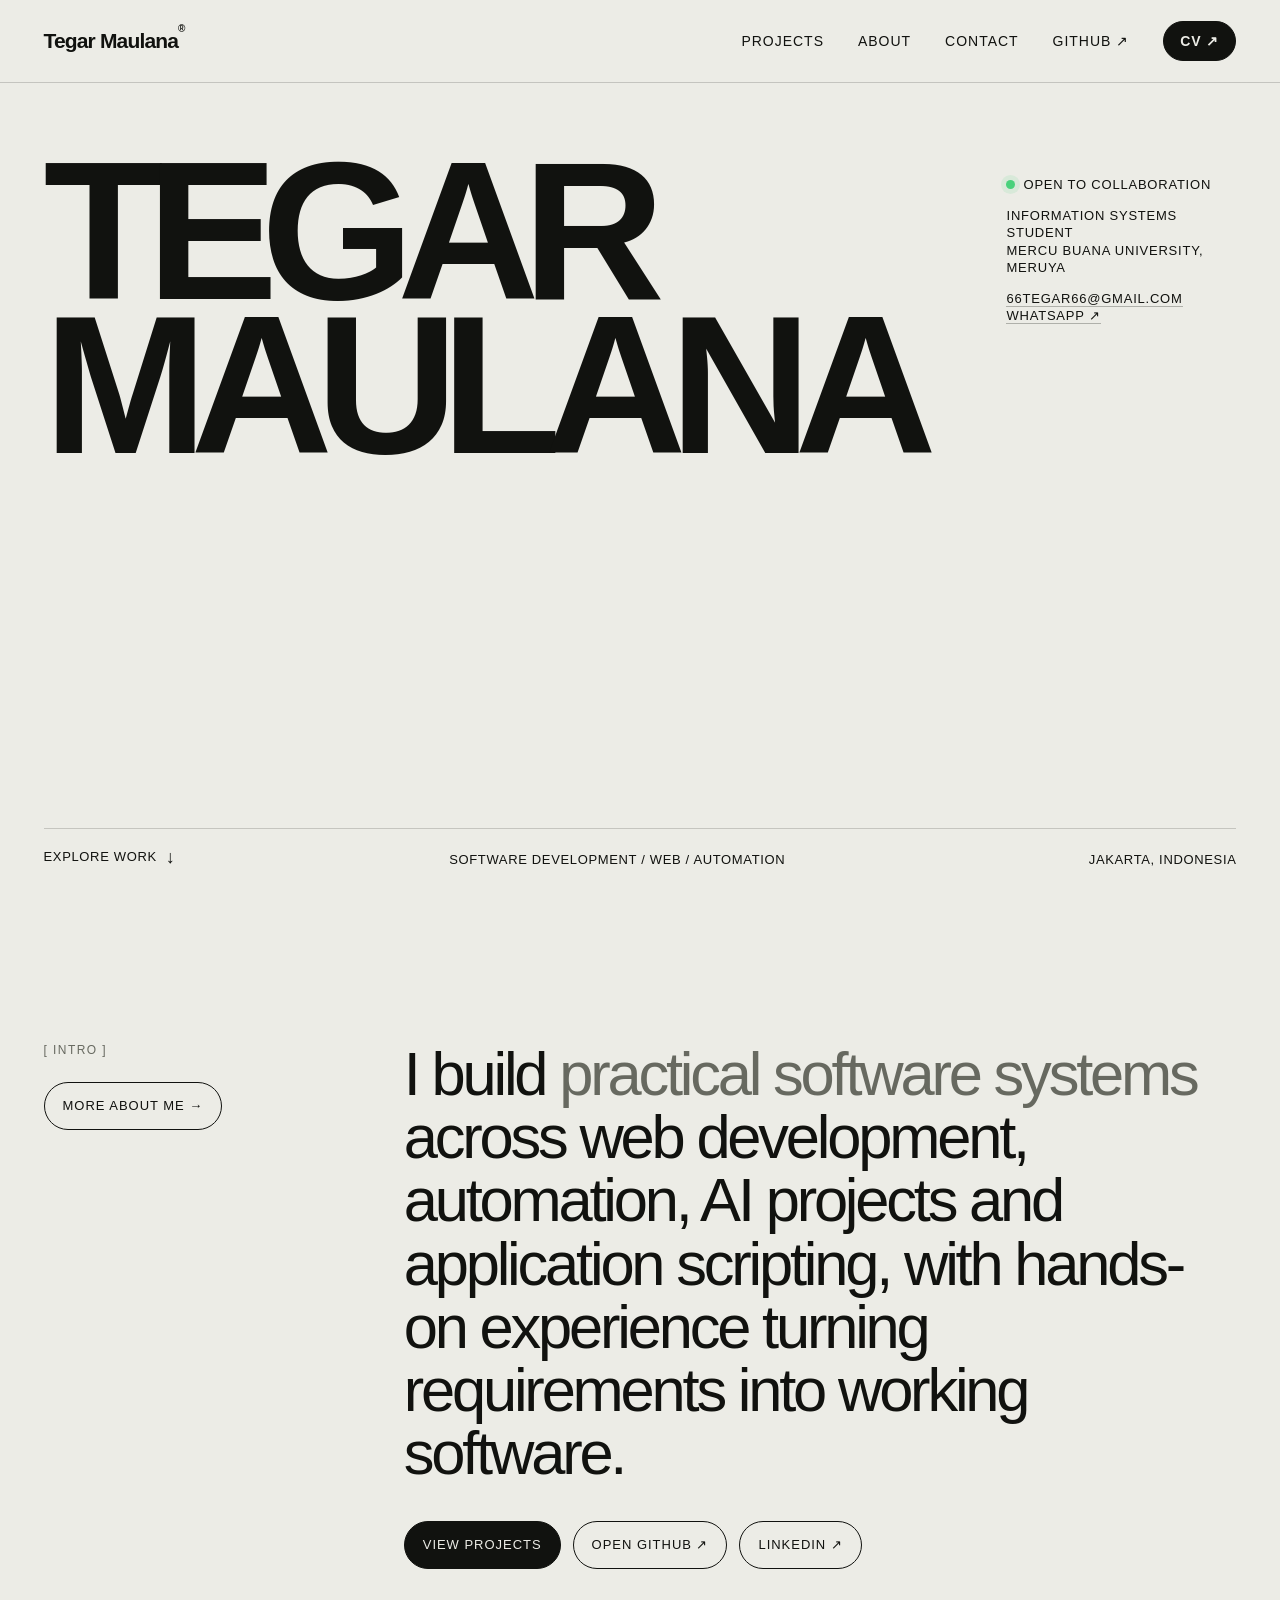
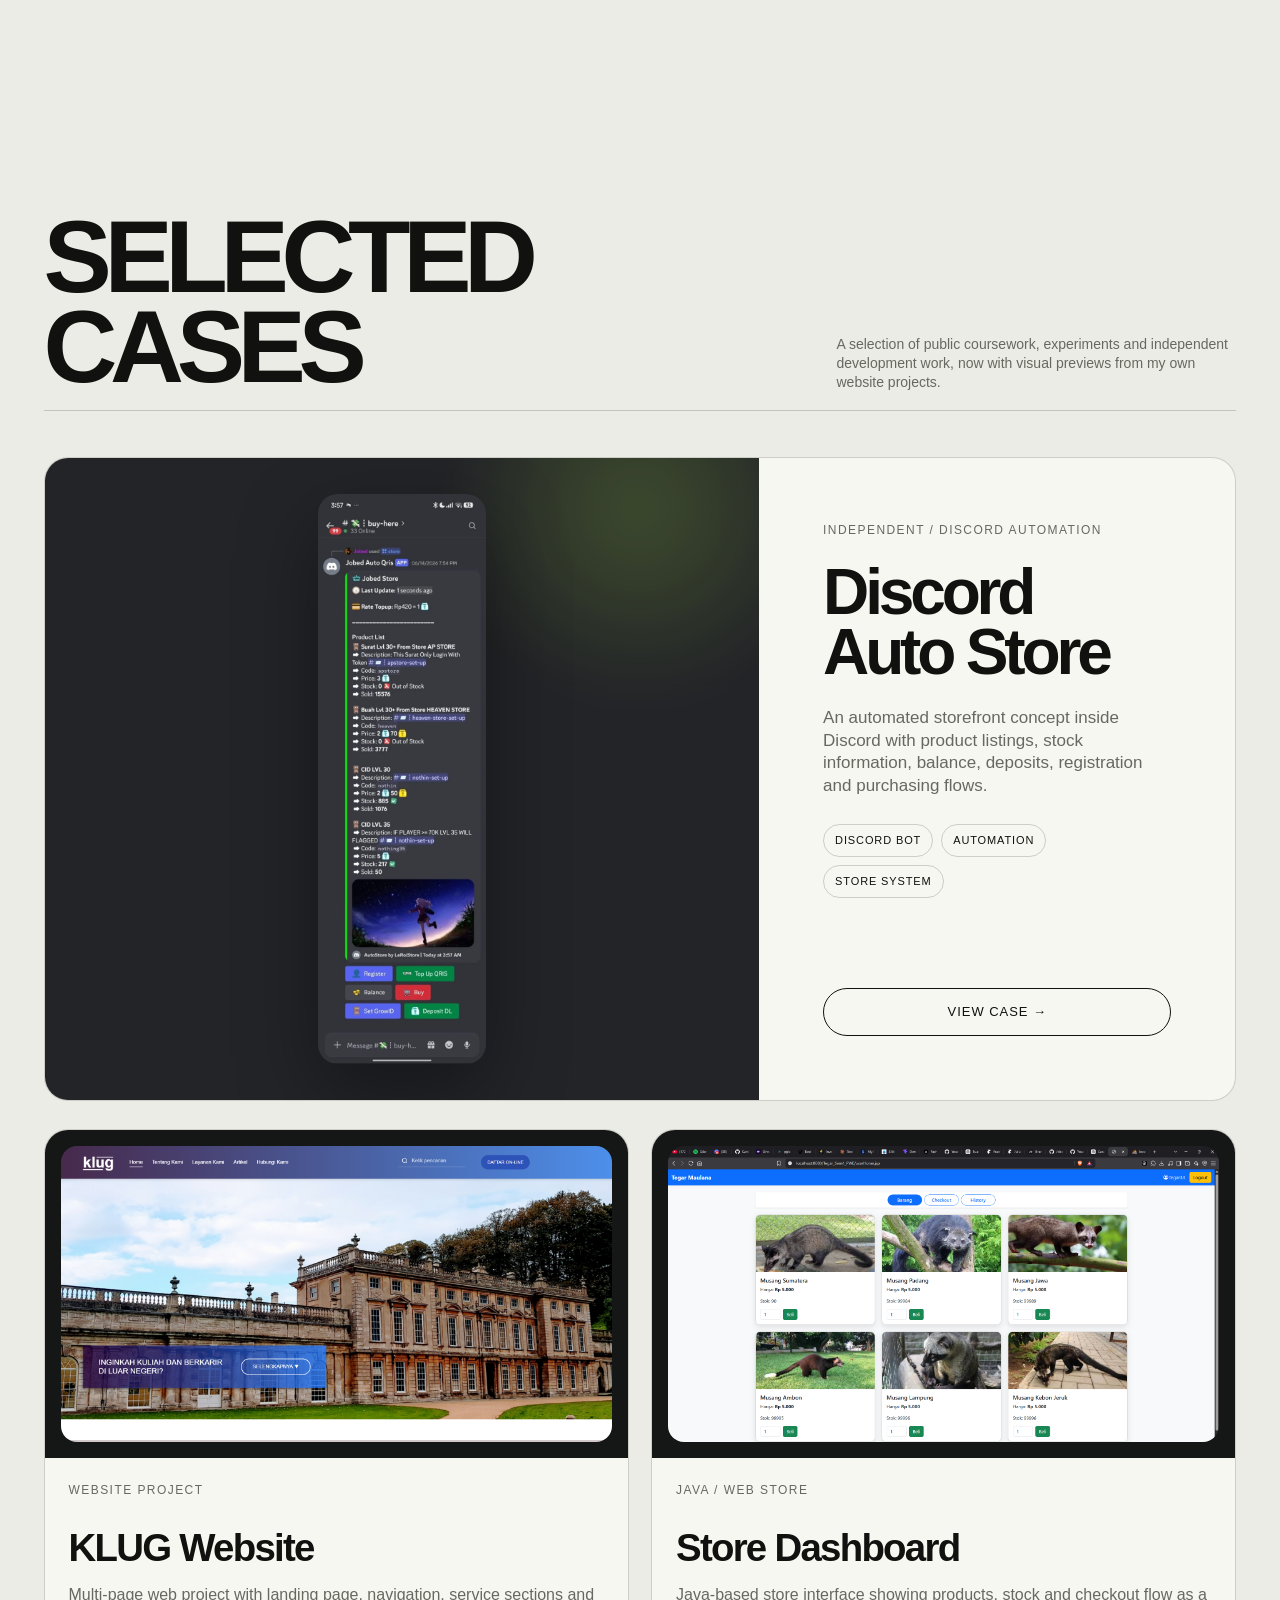
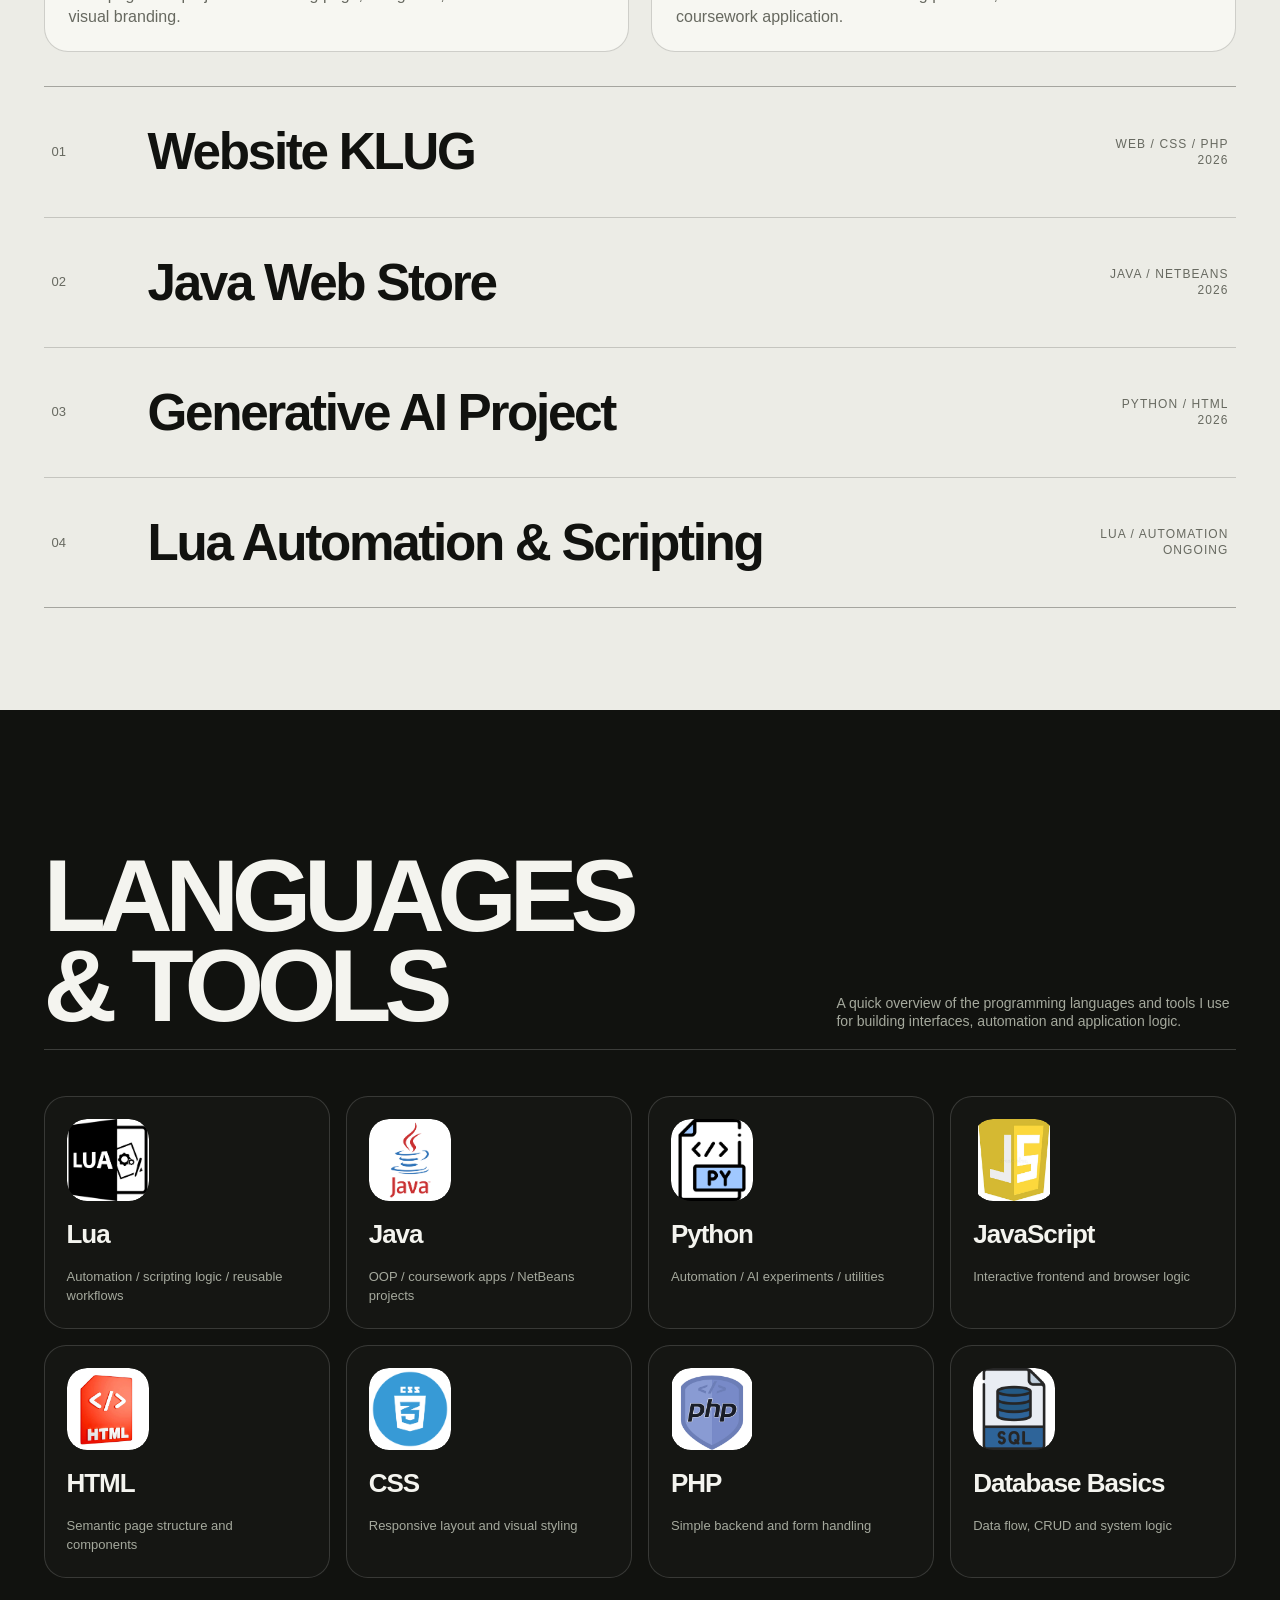
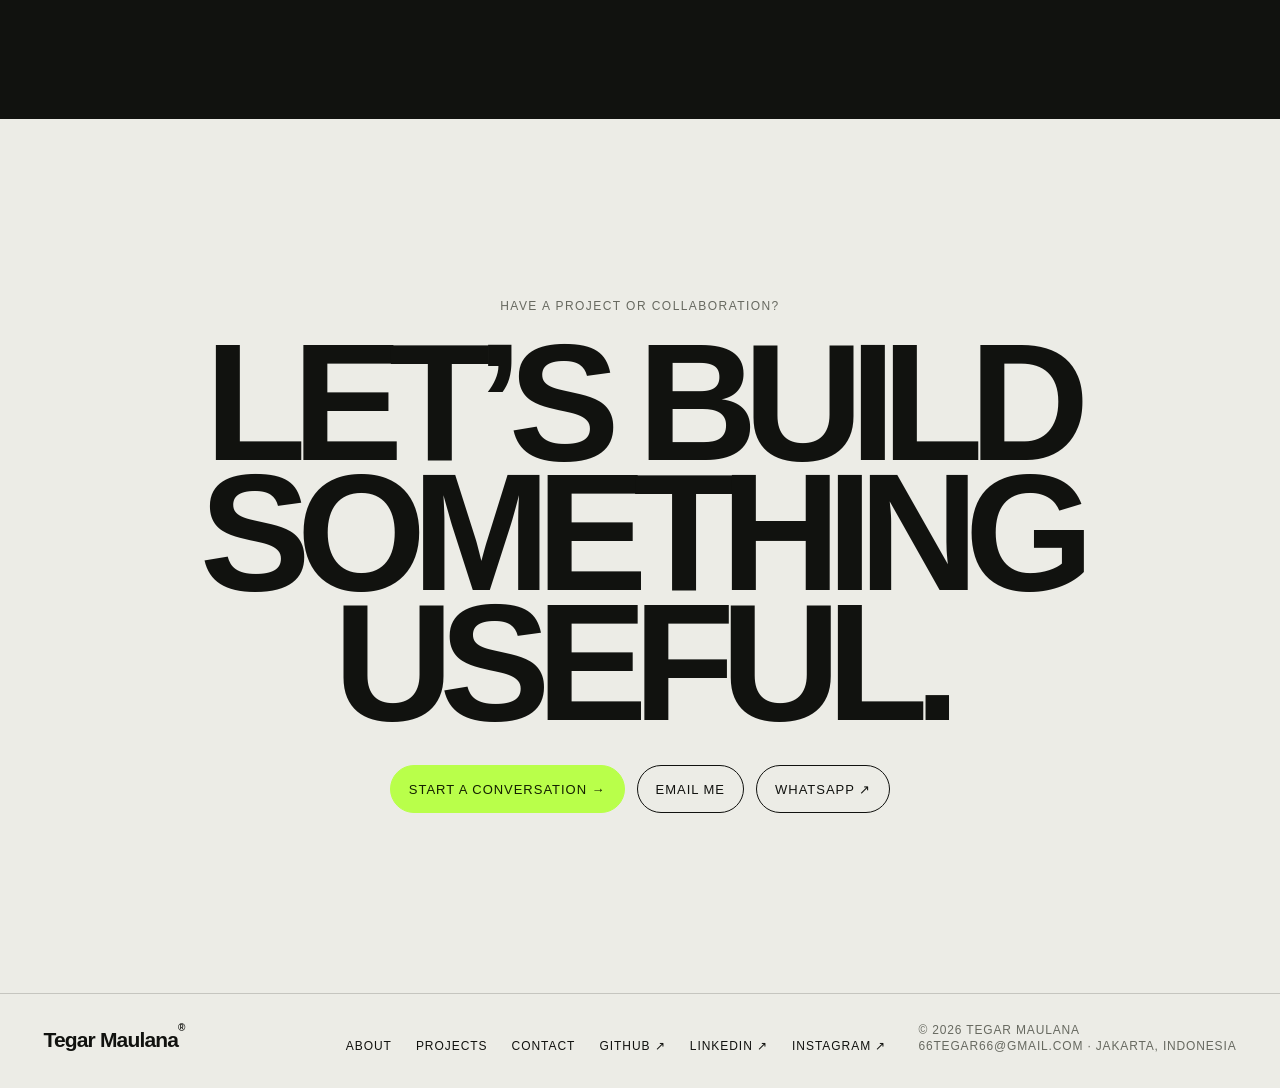
<file: index.html>
<!doctype html><html lang="en"><head><meta charset="utf-8"><meta name="viewport" content="width=device-width,initial-scale=1"><meta name="description" content="Portfolio of Tegar Maulana — Information Systems student and developer working with Lua, Java, Python, web development and automation."><title>Tegar Maulana — Developer Portfolio</title><link rel="icon" href="favicon.svg" type="image/svg+xml"><link rel="stylesheet" href="styles.css"></head><body>
<nav class="nav"><div class="site-shell nav__inner"><a class="brand" href="index.html">Tegar Maulana<sup>®</sup></a><div class="nav__links"><a href="projects.html">Projects</a><a href="about.html">About</a><a href="contact.html">Contact</a><a href="https://github.com/66tegar66-svg" target="_blank" rel="noreferrer">GitHub ↗</a><a class="nav__cv" href="assets/Tegar-Maulana-CV.pdf" target="_blank" rel="noreferrer">CV ↗</a></div><button class="nav__menu" aria-expanded="false" aria-controls="mobile-menu">Menu</button></div></nav><div id="mobile-menu" class="mobile-menu"><a href="projects.html">Projects</a><a href="about.html">About</a><a href="contact.html">Contact</a><a href="https://github.com/66tegar66-svg" target="_blank" rel="noreferrer">GitHub ↗</a><a href="https://www.linkedin.com/in/tegar-maulana-58703a335/" target="_blank" rel="noreferrer">LinkedIn ↗</a><a href="https://www.instagram.com/sva_tegar/" target="_blank" rel="noreferrer">Instagram ↗</a><a href="assets/Tegar-Maulana-CV.pdf" target="_blank" rel="noreferrer">CV ↗</a></div>
<main>
<section class="site-shell hero"><div class="hero__top"><h1 class="hero__name"><span>Tegar</span><span>Maulana</span></h1><div class="hero__status"><p><span class="dot"></span>Open to collaboration</p><p>Information Systems student<br>Mercu Buana University, Meruya</p><p><a href="mailto:66tegar66@gmail.com">66tegar66@gmail.com</a><br><a href="https://wa.me/6289629979838" target="_blank" rel="noreferrer">WhatsApp ↗</a></p></div></div><div class="hero__foot"><a class="hero__scroll" href="#intro">Explore work</a><div class="middle">Software Development / Web / Automation</div><div class="right">Jakarta, Indonesia</div></div></section>
<section id="intro" class="section"><div class="site-shell intro-grid reveal"><div><div class="eyebrow">[ Intro ]</div><a class="btn" href="about.html">More about me →</a></div><div><p class="intro-copy">I build <em>practical software systems</em> across web development, automation, AI projects and application scripting, with hands-on experience turning requirements into working software.</p><div class="button-row"><a class="btn btn--solid" href="projects.html">View projects</a><a class="btn" href="https://github.com/66tegar66-svg" target="_blank" rel="noreferrer">Open GitHub ↗</a><a class="btn" href="https://www.linkedin.com/in/tegar-maulana-58703a335/" target="_blank" rel="noreferrer">LinkedIn ↗</a></div></div></div></section>
<section class="section--tight"><div class="site-shell"><div class="section-head reveal"><h2>Selected<br>Cases</h2><p>A selection of public coursework, experiments and independent development work, now with visual previews from my own website projects.</p></div><article class="project-feature reveal"><div class="project-feature__visual"><img src="assets/discord-store.webp" alt="Discord auto store interface project screenshot"></div><div class="project-feature__content"><div><div class="eyebrow">Independent / Discord Automation</div><h3>Discord Auto Store</h3><p>An automated storefront concept inside Discord with product listings, stock information, balance, deposits, registration and purchasing flows.</p><div class="tags"><span class="tag">Discord Bot</span><span class="tag">Automation</span><span class="tag">Store System</span></div></div><a class="btn" href="project-discord-store.html">View case →</a></div></article>
<div class="showcase-grid reveal">
  <a class="mini-case" href="project-klug.html"><div class="mini-case__visual"><img src="assets/klug-website.png" alt="KLUG website screenshot"></div><div class="mini-case__body"><div class="eyebrow">Website Project</div><h3>KLUG Website</h3><p>Multi-page web project with landing page, navigation, service sections and visual branding.</p></div></a>
  <a class="mini-case" href="project-java-store.html"><div class="mini-case__visual"><img src="assets/java-store.png" alt="Java store website screenshot"></div><div class="mini-case__body"><div class="eyebrow">Java / Web Store</div><h3>Store Dashboard</h3><p>Java-based store interface showing products, stock and checkout flow as a coursework application.</p></div></a>
</div>
<div class="project-list reveal"><a class="project-row" href="project-klug.html"><span class="project-row__num">01</span><span class="project-row__title">Website KLUG</span><span class="project-row__meta">Web / CSS / PHP<br>2026</span></a><a class="project-row" href="project-java-store.html"><span class="project-row__num">02</span><span class="project-row__title">Java Web Store</span><span class="project-row__meta">Java / NetBeans<br>2026</span></a><a class="project-row" href="project-generative-ai.html"><span class="project-row__num">03</span><span class="project-row__title">Generative AI Project</span><span class="project-row__meta">Python / HTML<br>2026</span></a><a class="project-row" href="project-lua.html"><span class="project-row__num">04</span><span class="project-row__title">Lua Automation &amp; Scripting</span><span class="project-row__meta">Lua / Automation<br>Ongoing</span></a></div></div></section>
<section class="section section--dark"><div class="site-shell"><div class="section-head reveal"><h2>Languages<br>& Tools</h2><p>A quick overview of the programming languages and tools I use for building interfaces, automation and application logic.</p></div>
<div class="tech-grid reveal">
  <article class="tech-card"><div class="tech-card__icon"><img src="assets/icons/lua.png" alt="Lua logo"></div><strong>Lua</strong><span>Automation / scripting logic / reusable workflows</span></article>
  <article class="tech-card"><div class="tech-card__icon"><img src="assets/icons/java.png" alt="Java logo"></div><strong>Java</strong><span>OOP / coursework apps / NetBeans projects</span></article>
  <article class="tech-card"><div class="tech-card__icon"><img src="assets/icons/python.png" alt="Python logo"></div><strong>Python</strong><span>Automation / AI experiments / utilities</span></article>
  <article class="tech-card"><div class="tech-card__icon"><img src="assets/icons/javascript.jpg" alt="JavaScript logo"></div><strong>JavaScript</strong><span>Interactive frontend and browser logic</span></article>
  <article class="tech-card"><div class="tech-card__icon"><img src="assets/icons/html.jpg" alt="HTML logo"></div><strong>HTML</strong><span>Semantic page structure and components</span></article>
  <article class="tech-card"><div class="tech-card__icon"><img src="assets/icons/css.png" alt="CSS logo"></div><strong>CSS</strong><span>Responsive layout and visual styling</span></article>
  <article class="tech-card"><div class="tech-card__icon"><img src="assets/icons/php.png" alt="PHP logo"></div><strong>PHP</strong><span>Simple backend and form handling</span></article>
  <article class="tech-card"><div class="tech-card__icon"><img src="assets/icons/database.png" alt="Database logo"></div><strong>Database Basics</strong><span>Data flow, CRUD and system logic</span></article>
</div>
</div></section>
<section class="cta"><div class="site-shell reveal"><div class="eyebrow">Have a project or collaboration?</div><h2>Let’s build<br>something useful.</h2><div class="button-row button-row--center"><a class="btn btn--accent" href="contact.html">Start a conversation →</a><a class="btn" href="mailto:66tegar66@gmail.com">Email me</a><a class="btn" href="https://wa.me/6289629979838" target="_blank" rel="noreferrer">WhatsApp ↗</a></div></div></section>
</main>
<footer class="footer"><div class="site-shell footer__grid"><a class="brand" href="index.html">Tegar Maulana<sup>®</sup></a><div class="footer__links"><a href="about.html">About</a><a href="projects.html">Projects</a><a href="contact.html">Contact</a><a href="https://github.com/66tegar66-svg" target="_blank" rel="noreferrer">GitHub ↗</a><a href="https://www.linkedin.com/in/tegar-maulana-58703a335/" target="_blank" rel="noreferrer">LinkedIn ↗</a><a href="https://www.instagram.com/sva_tegar/" target="_blank" rel="noreferrer">Instagram ↗</a></div><div class="footer__meta">© <span data-year></span> Tegar Maulana<br><span class="footer__mini">66tegar66@gmail.com · Jakarta, Indonesia</span></div></div></footer><script src="script.js"></script></body></html>
</file>
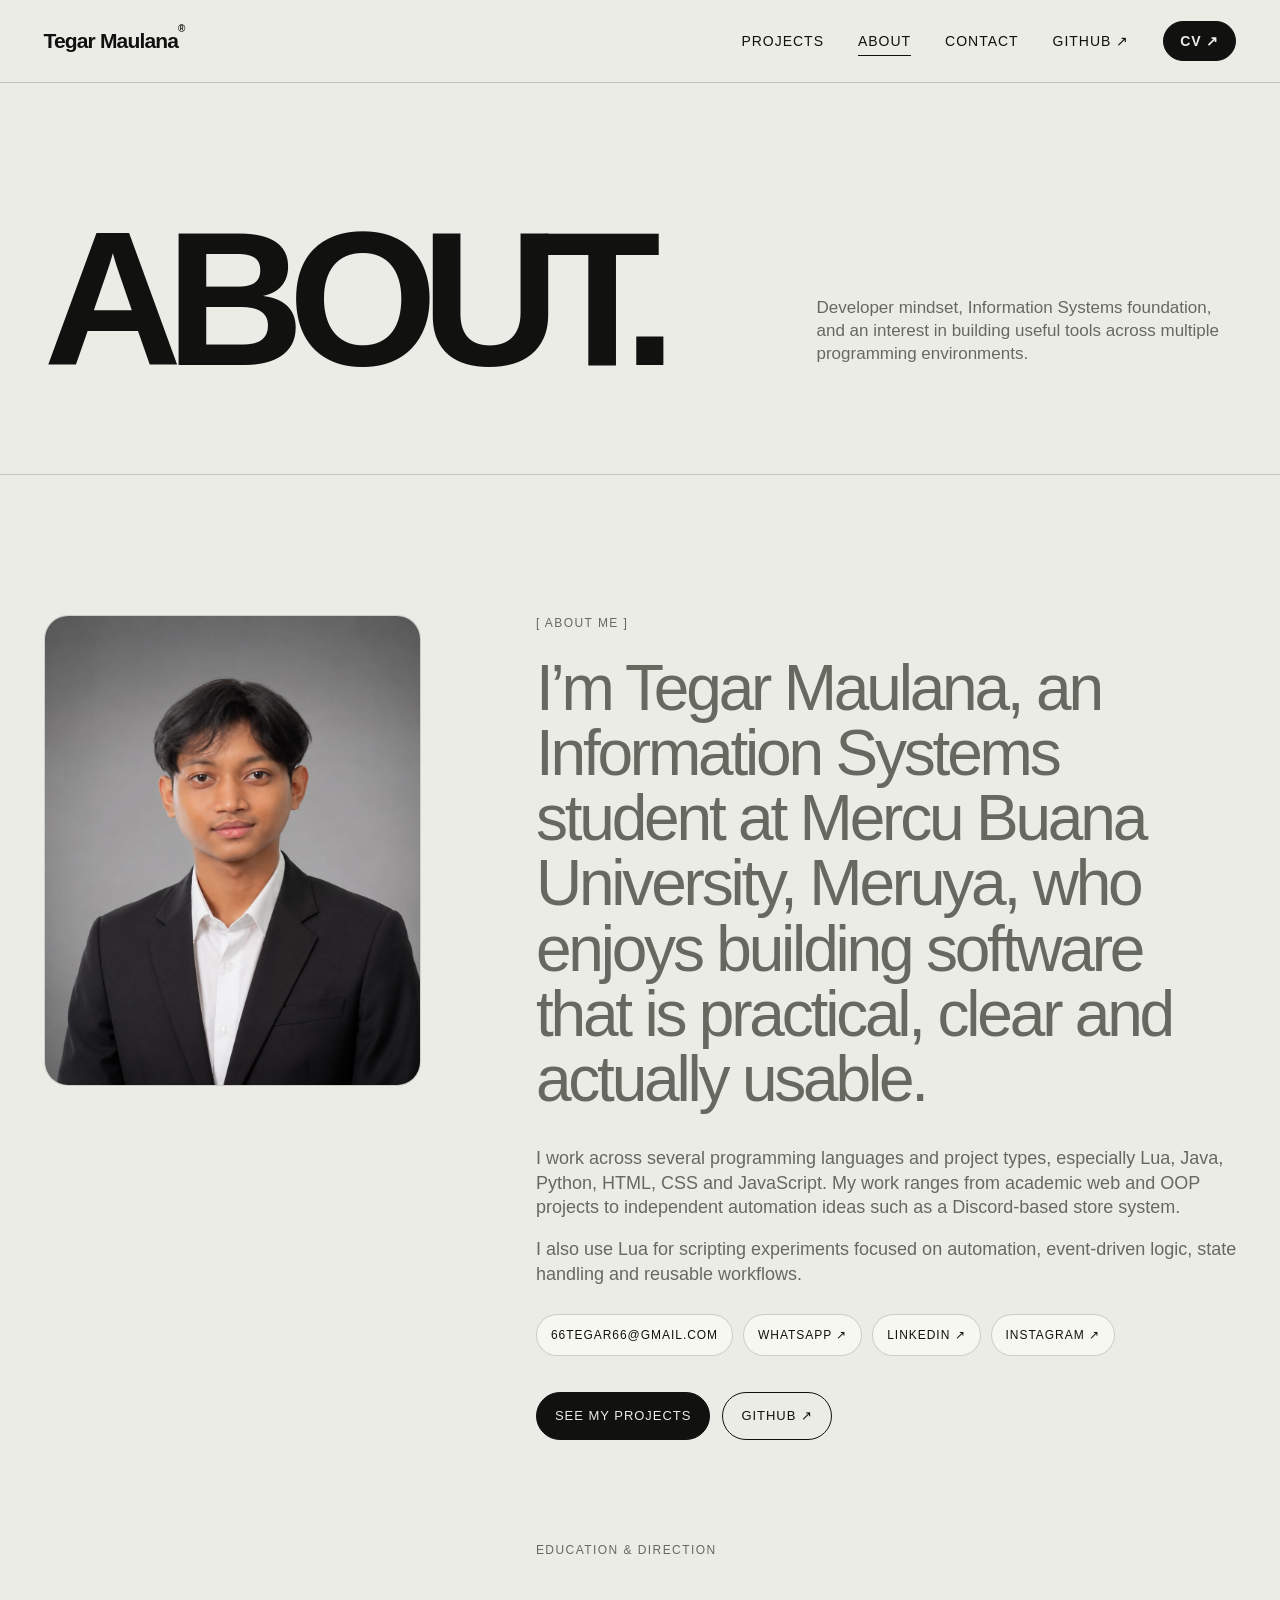
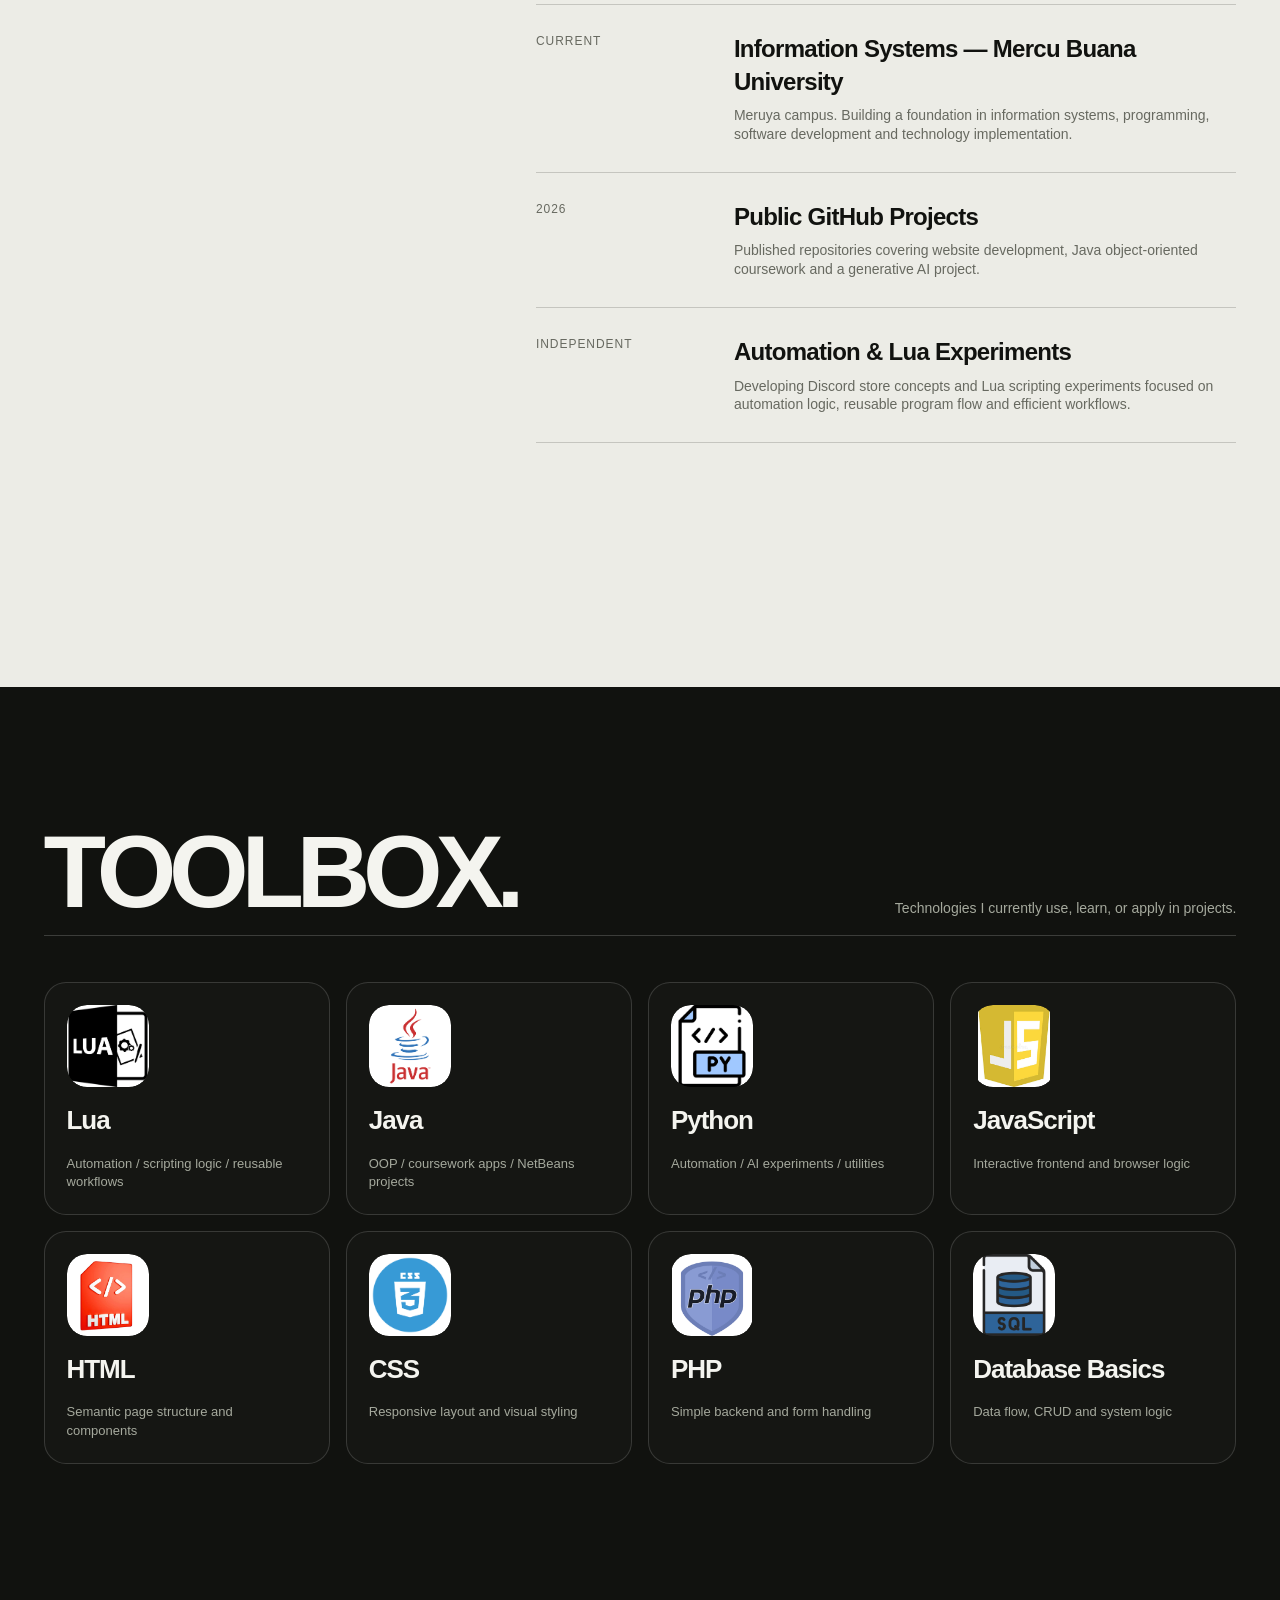
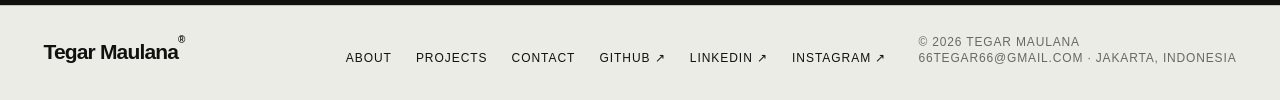
<file: about.html>
<!doctype html><html lang="en"><head><meta charset="utf-8"><meta name="viewport" content="width=device-width,initial-scale=1"><meta name="description" content="About Tegar Maulana, Information Systems student at Mercu Buana University Meruya."><title>About — Tegar Maulana</title><link rel="icon" href="favicon.svg" type="image/svg+xml"><link rel="stylesheet" href="styles.css"></head><body>
<nav class="nav"><div class="site-shell nav__inner"><a class="brand" href="index.html">Tegar Maulana<sup>®</sup></a><div class="nav__links"><a href="projects.html">Projects</a><a href="about.html" aria-current="page">About</a><a href="contact.html">Contact</a><a href="https://github.com/66tegar66-svg" target="_blank" rel="noreferrer">GitHub ↗</a><a class="nav__cv" href="assets/Tegar-Maulana-CV.pdf" target="_blank" rel="noreferrer">CV ↗</a></div><button class="nav__menu" aria-expanded="false" aria-controls="mobile-menu">Menu</button></div></nav><div id="mobile-menu" class="mobile-menu"><a href="projects.html">Projects</a><a href="about.html">About</a><a href="contact.html">Contact</a><a href="https://github.com/66tegar66-svg" target="_blank" rel="noreferrer">GitHub ↗</a><a href="https://www.linkedin.com/in/tegar-maulana-58703a335/" target="_blank" rel="noreferrer">LinkedIn ↗</a><a href="https://www.instagram.com/sva_tegar/" target="_blank" rel="noreferrer">Instagram ↗</a><a href="assets/Tegar-Maulana-CV.pdf" target="_blank" rel="noreferrer">CV ↗</a></div>
<main><section class="page-hero"><div class="site-shell page-hero__grid reveal"><h1>About.</h1><p>Developer mindset, Information Systems foundation, and an interest in building useful tools across multiple programming environments.</p></div></section>
<section class="section"><div class="site-shell about-lead"><aside class="about-lead__card reveal"><img class="profile-photo" src="assets/profile-photo.jpeg
  " alt="Tegar Maulana portrait placeholder"></aside><div class="about-lead__text reveal"><div class="eyebrow">[ About me ]</div><p class="big">I’m Tegar Maulana, an Information Systems student at Mercu Buana University, Meruya, who enjoys building software that is practical, clear and actually usable.</p><p>I work across several programming languages and project types, especially Lua, Java, Python, HTML, CSS and JavaScript. My work ranges from academic web and OOP projects to independent automation ideas such as a Discord-based store system.</p><p>I also use Lua for scripting experiments focused on automation, event-driven logic, state handling and reusable workflows.</p><div class="quick-contact"><a class="chip" href="mailto:66tegar66@gmail.com">66tegar66@gmail.com</a><a class="chip" href="https://wa.me/6289629979838" target="_blank" rel="noreferrer">WhatsApp ↗</a><a class="chip" href="https://www.linkedin.com/in/tegar-maulana-58703a335/" target="_blank" rel="noreferrer">LinkedIn ↗</a><a class="chip" href="https://www.instagram.com/sva_tegar/" target="_blank" rel="noreferrer">Instagram ↗</a></div><div class="button-row"><a class="btn btn--solid" href="projects.html">See my projects</a><a class="btn" href="https://github.com/66tegar66-svg" target="_blank" rel="noreferrer">GitHub ↗</a></div>
<div class="section--tight"><div class="eyebrow">Education & direction</div><div class="timeline"><div class="timeline__item"><div class="timeline__year">Current</div><div><h3>Information Systems — Mercu Buana University</h3><p>Meruya campus. Building a foundation in information systems, programming, software development and technology implementation.</p></div></div><div class="timeline__item"><div class="timeline__year">2026</div><div><h3>Public GitHub Projects</h3><p>Published repositories covering website development, Java object-oriented coursework and a generative AI project.</p></div></div><div class="timeline__item"><div class="timeline__year">Independent</div><div><h3>Automation & Lua Experiments</h3><p>Developing Discord store concepts and Lua scripting experiments focused on automation logic, reusable program flow and efficient workflows.</p></div></div></div></div></div></div></section>
<section class="section section--dark"><div class="site-shell"><div class="section-head reveal"><h2>Toolbox.</h2><p>Technologies I currently use, learn, or apply in projects.</p></div>
<div class="tech-grid reveal">
  <article class="tech-card"><div class="tech-card__icon"><img src="assets/icons/lua.png" alt="Lua logo"></div><strong>Lua</strong><span>Automation / scripting logic / reusable workflows</span></article>
  <article class="tech-card"><div class="tech-card__icon"><img src="assets/icons/java.png" alt="Java logo"></div><strong>Java</strong><span>OOP / coursework apps / NetBeans projects</span></article>
  <article class="tech-card"><div class="tech-card__icon"><img src="assets/icons/python.png" alt="Python logo"></div><strong>Python</strong><span>Automation / AI experiments / utilities</span></article>
  <article class="tech-card"><div class="tech-card__icon"><img src="assets/icons/javascript.jpg" alt="JavaScript logo"></div><strong>JavaScript</strong><span>Interactive frontend and browser logic</span></article>
  <article class="tech-card"><div class="tech-card__icon"><img src="assets/icons/html.jpg" alt="HTML logo"></div><strong>HTML</strong><span>Semantic page structure and components</span></article>
  <article class="tech-card"><div class="tech-card__icon"><img src="assets/icons/css.png" alt="CSS logo"></div><strong>CSS</strong><span>Responsive layout and visual styling</span></article>
  <article class="tech-card"><div class="tech-card__icon"><img src="assets/icons/php.png" alt="PHP logo"></div><strong>PHP</strong><span>Simple backend and form handling</span></article>
  <article class="tech-card"><div class="tech-card__icon"><img src="assets/icons/database.png" alt="Database logo"></div><strong>Database Basics</strong><span>Data flow, CRUD and system logic</span></article>
</div>
</div></section></main>
<footer class="footer"><div class="site-shell footer__grid"><a class="brand" href="index.html">Tegar Maulana<sup>®</sup></a><div class="footer__links"><a href="about.html">About</a><a href="projects.html">Projects</a><a href="contact.html">Contact</a><a href="https://github.com/66tegar66-svg" target="_blank" rel="noreferrer">GitHub ↗</a><a href="https://www.linkedin.com/in/tegar-maulana-58703a335/" target="_blank" rel="noreferrer">LinkedIn ↗</a><a href="https://www.instagram.com/sva_tegar/" target="_blank" rel="noreferrer">Instagram ↗</a></div><div class="footer__meta">© <span data-year></span> Tegar Maulana<br><span class="footer__mini">66tegar66@gmail.com · Jakarta, Indonesia</span></div></div></footer><script src="script.js"></script></body></html>
</file>
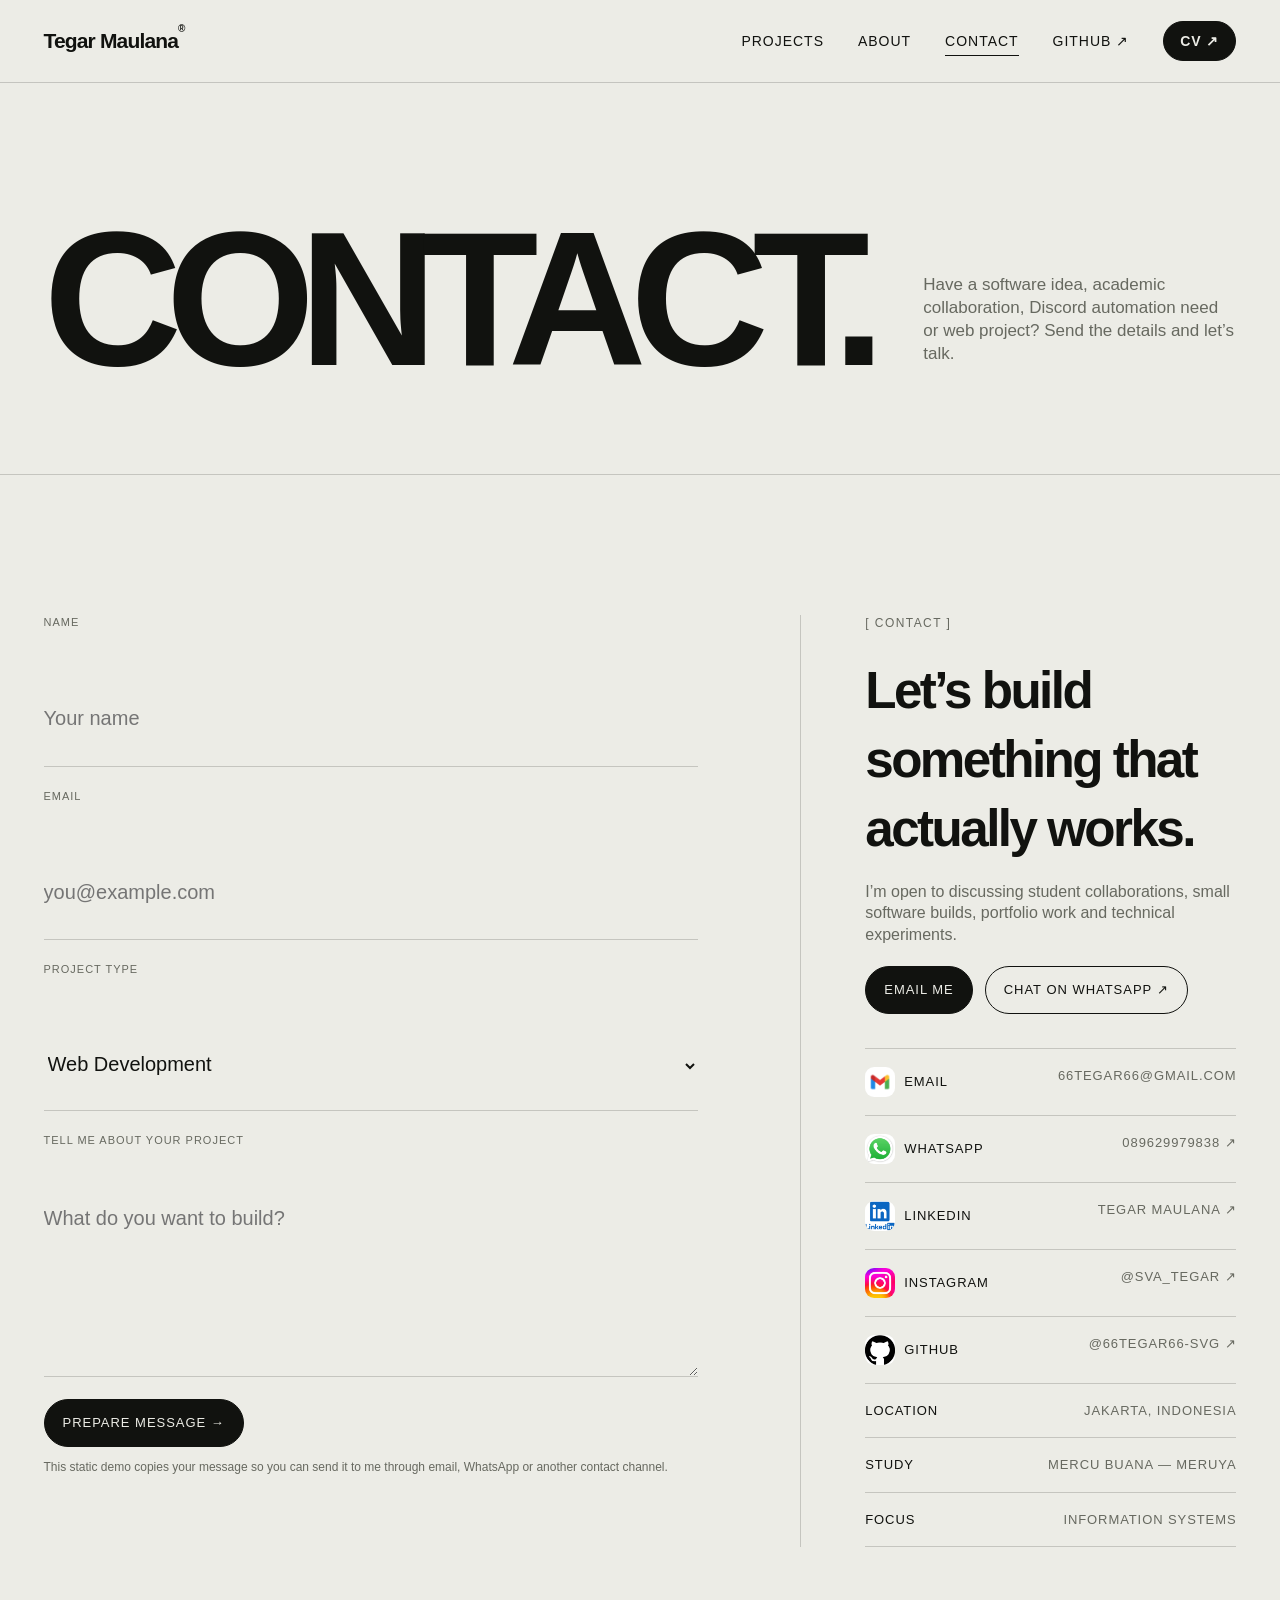
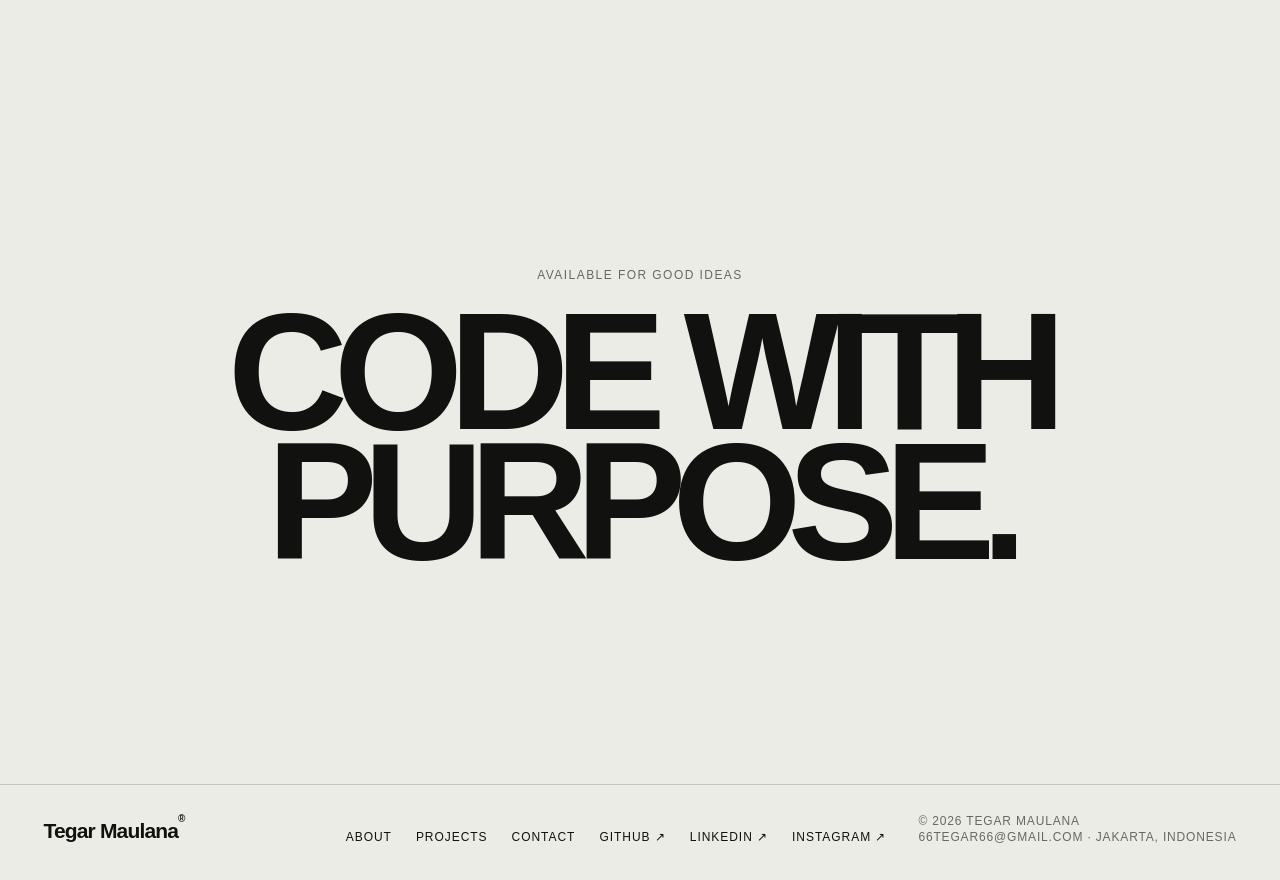
<file: contact.html>
<!doctype html><html lang="en"><head><meta charset="utf-8"><meta name="viewport" content="width=device-width,initial-scale=1"><meta name="description" content="Contact Tegar Maulana for software projects and collaboration."><title>Contact — Tegar Maulana</title><link rel="icon" href="favicon.svg" type="image/svg+xml"><link rel="stylesheet" href="styles.css"></head><body>
<nav class="nav"><div class="site-shell nav__inner"><a class="brand" href="index.html">Tegar Maulana<sup>®</sup></a><div class="nav__links"><a href="projects.html">Projects</a><a href="about.html">About</a><a href="contact.html" aria-current="page">Contact</a><a href="https://github.com/66tegar66-svg" target="_blank" rel="noreferrer">GitHub ↗</a><a class="nav__cv" href="assets/Tegar-Maulana-CV.pdf" target="_blank" rel="noreferrer">CV ↗</a></div><button class="nav__menu" aria-expanded="false" aria-controls="mobile-menu">Menu</button></div></nav><div id="mobile-menu" class="mobile-menu"><a href="projects.html">Projects</a><a href="about.html">About</a><a href="contact.html">Contact</a><a href="https://github.com/66tegar66-svg" target="_blank" rel="noreferrer">GitHub ↗</a><a href="https://www.linkedin.com/in/tegar-maulana-58703a335/" target="_blank" rel="noreferrer">LinkedIn ↗</a><a href="https://www.instagram.com/sva_tegar/" target="_blank" rel="noreferrer">Instagram ↗</a><a href="assets/Tegar-Maulana-CV.pdf" target="_blank" rel="noreferrer">CV ↗</a></div>
<main><section class="page-hero"><div class="site-shell page-hero__grid reveal"><h1>Contact.</h1><p>Have a software idea, academic collaboration, Discord automation need or web project? Send the details and let’s talk.</p></div></section>
<section class="section"><div class="site-shell contact-grid"><form class="contact-form reveal" data-contact-form><div class="field"><label for="name">Name</label><input id="name" name="name" placeholder="Your name" required></div><div class="field"><label for="email">Email</label><input id="email" name="email" type="email" placeholder="you@example.com" required></div><div class="field"><label for="type">Project type</label><select id="type" name="type"><option>Web Development</option><option>Discord Automation</option><option>Java / Python Project</option><option>Lua Scripting</option><option>Collaboration / Other</option></select></div><div class="field"><label for="message">Tell me about your project</label><textarea id="message" name="message" placeholder="What do you want to build?" required></textarea></div><div><button class="btn btn--solid" type="submit">Prepare message →</button><div class="notice" data-form-status>This static demo copies your message so you can send it to me through email, WhatsApp or another contact channel.</div></div></form><aside class="contact-side reveal"><div class="eyebrow">[ Contact ]</div><h3>Let’s build something that actually works.</h3><p>I’m open to discussing student collaborations, small software builds, portfolio work and technical experiments.</p><div class="contact-actions"><a class="btn btn--solid" href="mailto:66tegar66@gmail.com">Email me</a><a class="btn" href="https://wa.me/6289629979838" target="_blank" rel="noreferrer">Chat on WhatsApp ↗</a></div><div class="contact-list"><a href="mailto:66tegar66@gmail.com"><span class="contact-label"><img src="assets/icons/email.png" alt="">Email</span><span>66tegar66@gmail.com</span></a><a href="https://wa.me/6289629979838" target="_blank" rel="noreferrer"><span class="contact-label"><img src="assets/icons/whatsapp.jpg" alt="">WhatsApp</span><span>089629979838 ↗</span></a><a href="https://www.linkedin.com/in/tegar-maulana-58703a335/" target="_blank" rel="noreferrer"><span class="contact-label"><img src="assets/icons/linkedin.png" alt="">LinkedIn</span><span>Tegar Maulana ↗</span></a><a href="https://www.instagram.com/sva_tegar/" target="_blank" rel="noreferrer"><span class="contact-label"><img src="assets/icons/instagram.jpg" alt="">Instagram</span><span>@sva_tegar ↗</span></a><a href="https://github.com/66tegar66-svg" target="_blank" rel="noreferrer"><span class="contact-label"><img src="assets/icons/github.png" alt="">GitHub</span><span>@66tegar66-svg ↗</span></a><div><span>Location</span><span>Jakarta, Indonesia</span></div><div><span>Study</span><span>Mercu Buana — Meruya</span></div><div><span>Focus</span><span>Information Systems</span></div></div></aside></div></section>
<section class="cta"><div class="site-shell reveal"><div class="eyebrow">Available for good ideas</div><h2>Code with<br>purpose.</h2></div></section></main>
<footer class="footer"><div class="site-shell footer__grid"><a class="brand" href="index.html">Tegar Maulana<sup>®</sup></a><div class="footer__links"><a href="about.html">About</a><a href="projects.html">Projects</a><a href="contact.html">Contact</a><a href="https://github.com/66tegar66-svg" target="_blank" rel="noreferrer">GitHub ↗</a><a href="https://www.linkedin.com/in/tegar-maulana-58703a335/" target="_blank" rel="noreferrer">LinkedIn ↗</a><a href="https://www.instagram.com/sva_tegar/" target="_blank" rel="noreferrer">Instagram ↗</a></div><div class="footer__meta">© <span data-year></span> Tegar Maulana<br><span class="footer__mini">66tegar66@gmail.com · Jakarta, Indonesia</span></div></div></footer><script src="script.js"></script></body></html>
</file>
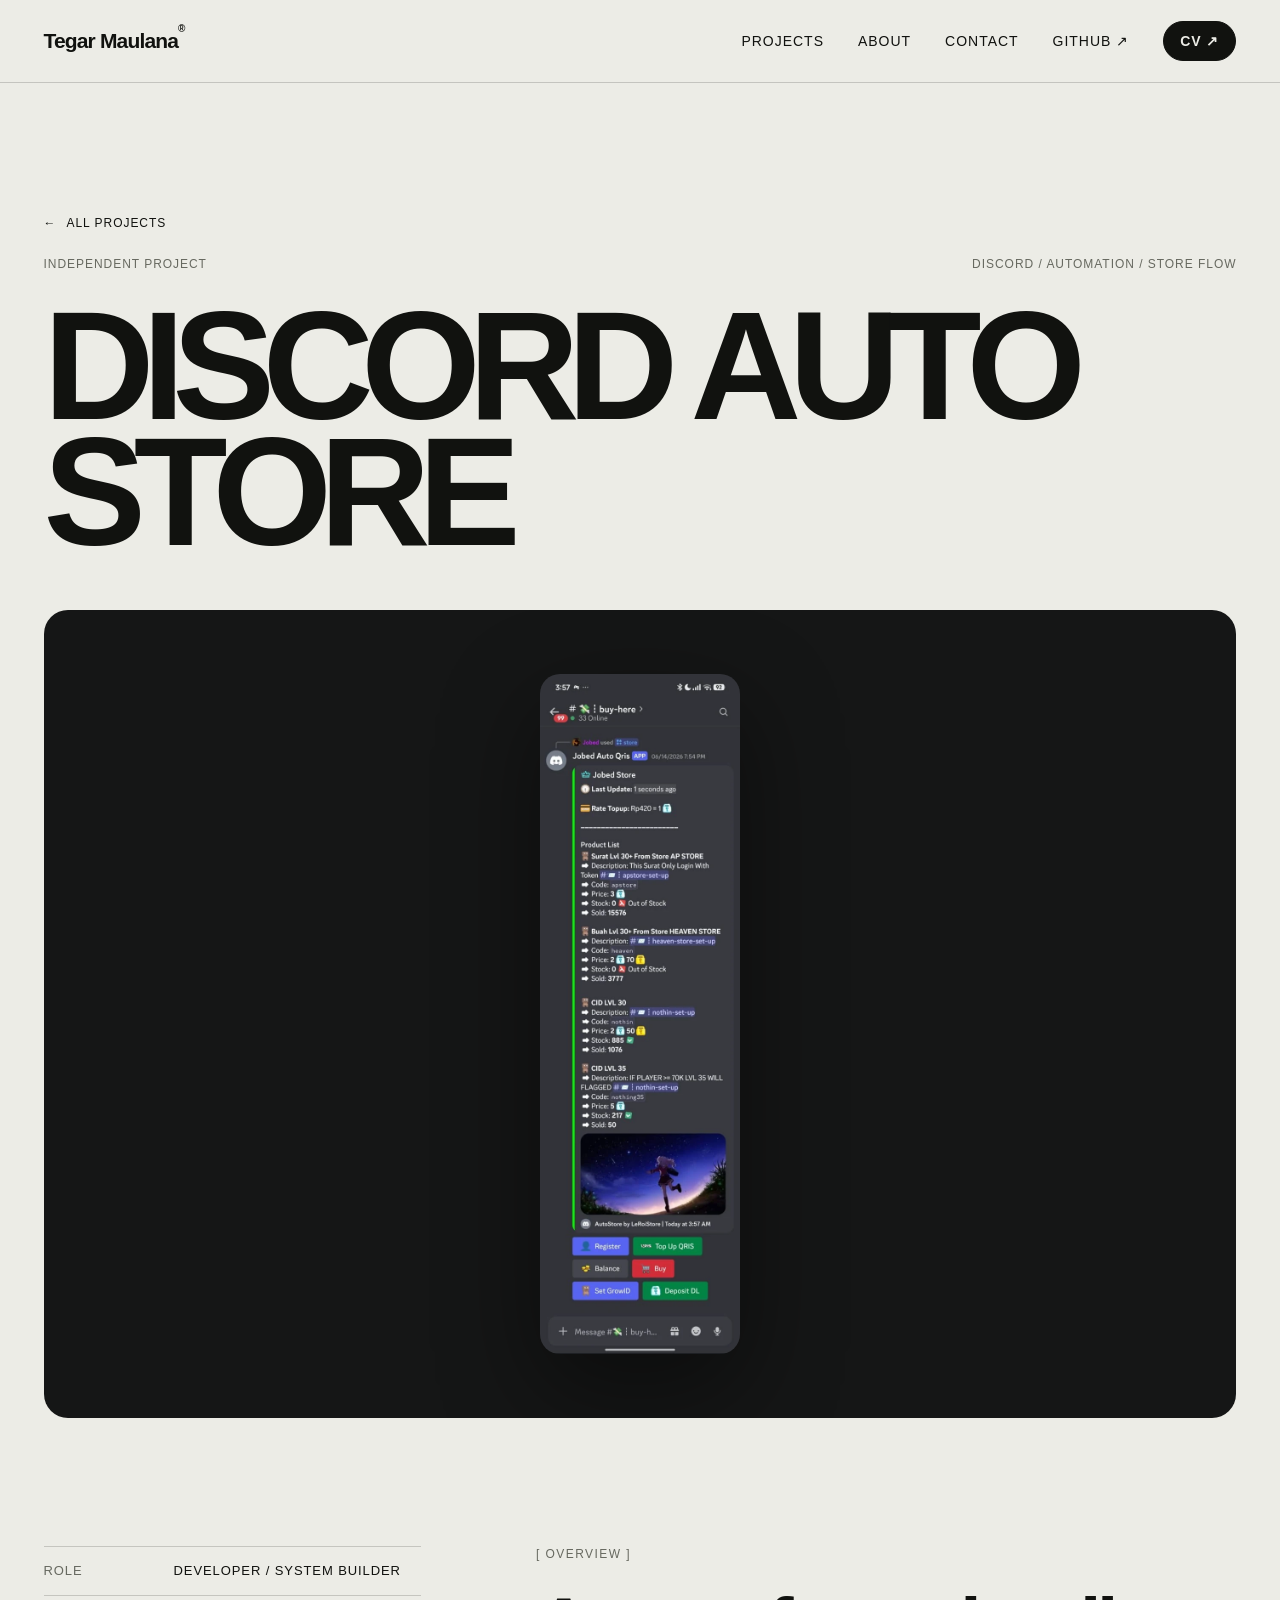
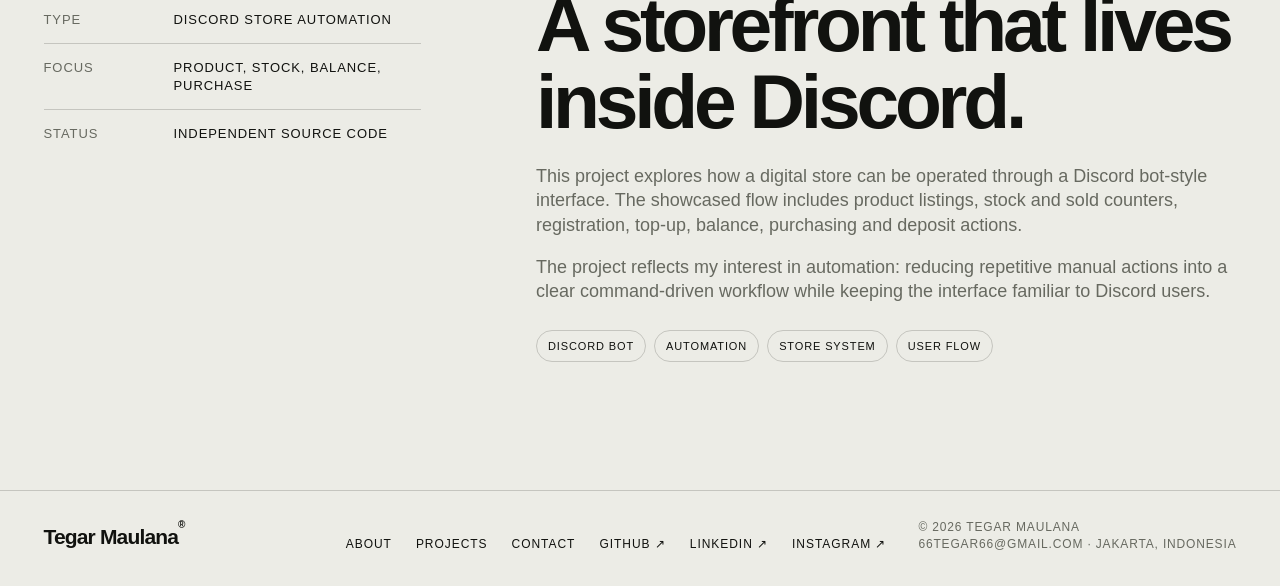
<file: project-discord-store.html>
<!doctype html><html lang="en"><head><meta charset="utf-8"><meta name="viewport" content="width=device-width,initial-scale=1"><meta name="description" content="Discord Auto Store case study by Tegar Maulana."><title>Discord Auto Store — Tegar Maulana</title><link rel="icon" href="favicon.svg" type="image/svg+xml"><link rel="stylesheet" href="styles.css"></head><body>
<nav class="nav"><div class="site-shell nav__inner"><a class="brand" href="index.html">Tegar Maulana<sup>®</sup></a><div class="nav__links"><a href="projects.html">Projects</a><a href="about.html">About</a><a href="contact.html">Contact</a><a href="https://github.com/66tegar66-svg" target="_blank" rel="noreferrer">GitHub ↗</a><a class="nav__cv" href="assets/Tegar-Maulana-CV.pdf" target="_blank" rel="noreferrer">CV ↗</a></div><button class="nav__menu" aria-expanded="false" aria-controls="mobile-menu">Menu</button></div></nav><div id="mobile-menu" class="mobile-menu"><a href="projects.html">Projects</a><a href="about.html">About</a><a href="contact.html">Contact</a><a href="https://github.com/66tegar66-svg" target="_blank" rel="noreferrer">GitHub ↗</a><a href="https://www.linkedin.com/in/tegar-maulana-58703a335/" target="_blank" rel="noreferrer">LinkedIn ↗</a><a href="https://www.instagram.com/sva_tegar/" target="_blank" rel="noreferrer">Instagram ↗</a><a href="assets/Tegar-Maulana-CV.pdf" target="_blank" rel="noreferrer">CV ↗</a></div>
<main><section class="detail-hero"><div class="site-shell reveal"><a class="back-link" href="projects.html">All projects</a><div class="detail-hero__meta"><span>Independent Project</span><span>Discord / Automation / Store Flow</span></div><h1>Discord Auto Store</h1></div></section><section class="site-shell"><div class="detail-cover reveal"><img src="assets/discord-store.webp" alt="Discord auto store screenshot showing products, stock and purchase controls"></div></section><section class="site-shell detail-grid"><aside class="detail-facts reveal"><div class="fact"><span>Role</span><span>Developer / System Builder</span></div><div class="fact"><span>Type</span><span>Discord Store Automation</span></div><div class="fact"><span>Focus</span><span>Product, Stock, Balance, Purchase</span></div><div class="fact"><span>Status</span><span>Independent Source Code</span></div></aside><article class="detail-copy reveal"><div class="eyebrow">[ Overview ]</div><h2>A storefront that lives inside Discord.</h2><p>This project explores how a digital store can be operated through a Discord bot-style interface. The showcased flow includes product listings, stock and sold counters, registration, top-up, balance, purchasing and deposit actions.</p><p>The project reflects my interest in automation: reducing repetitive manual actions into a clear command-driven workflow while keeping the interface familiar to Discord users.</p><div class="tags"><span class="tag">Discord Bot</span><span class="tag">Automation</span><span class="tag">Store System</span><span class="tag">User Flow</span></div></article></section></main>
<footer class="footer"><div class="site-shell footer__grid"><a class="brand" href="index.html">Tegar Maulana<sup>®</sup></a><div class="footer__links"><a href="about.html">About</a><a href="projects.html">Projects</a><a href="contact.html">Contact</a><a href="https://github.com/66tegar66-svg" target="_blank" rel="noreferrer">GitHub ↗</a><a href="https://www.linkedin.com/in/tegar-maulana-58703a335/" target="_blank" rel="noreferrer">LinkedIn ↗</a><a href="https://www.instagram.com/sva_tegar/" target="_blank" rel="noreferrer">Instagram ↗</a></div><div class="footer__meta">© <span data-year></span> Tegar Maulana<br><span class="footer__mini">66tegar66@gmail.com · Jakarta, Indonesia</span></div></div></footer><script src="script.js"></script></body></html>
</file>
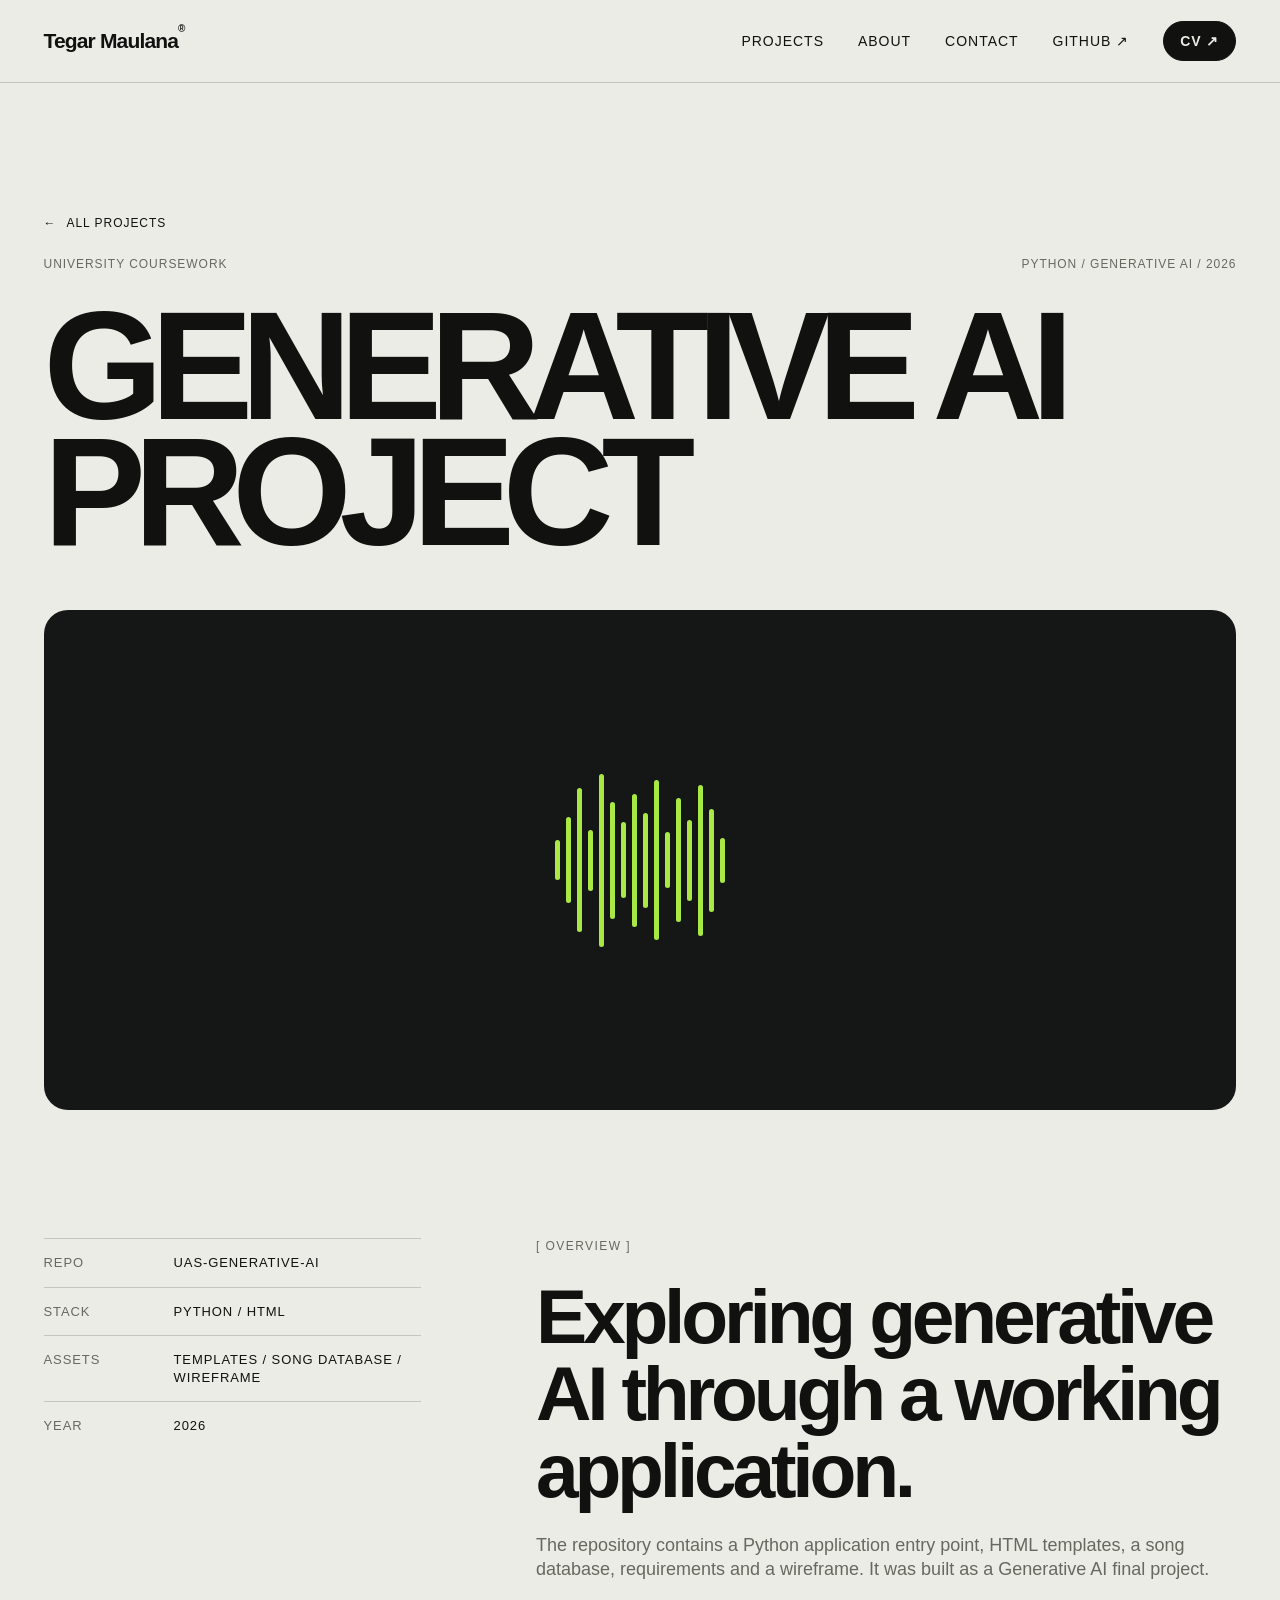
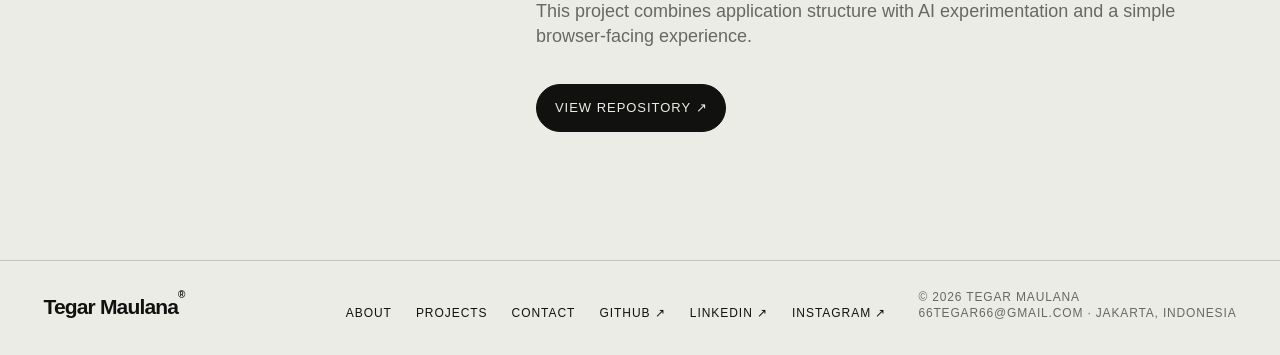
<file: project-generative-ai.html>
<!doctype html><html lang="en"><head><meta charset="utf-8"><meta name="viewport" content="width=device-width,initial-scale=1"><meta name="description" content="Generative AI coursework project by Tegar Maulana."><title>Generative AI Project — Tegar Maulana</title><link rel="icon" href="favicon.svg" type="image/svg+xml"><link rel="stylesheet" href="styles.css"></head><body>
<nav class="nav"><div class="site-shell nav__inner"><a class="brand" href="index.html">Tegar Maulana<sup>®</sup></a><div class="nav__links"><a href="projects.html">Projects</a><a href="about.html">About</a><a href="contact.html">Contact</a><a href="https://github.com/66tegar66-svg" target="_blank" rel="noreferrer">GitHub ↗</a><a class="nav__cv" href="assets/Tegar-Maulana-CV.pdf" target="_blank" rel="noreferrer">CV ↗</a></div><button class="nav__menu" aria-expanded="false" aria-controls="mobile-menu">Menu</button></div></nav><div id="mobile-menu" class="mobile-menu"><a href="projects.html">Projects</a><a href="about.html">About</a><a href="contact.html">Contact</a><a href="https://github.com/66tegar66-svg" target="_blank" rel="noreferrer">GitHub ↗</a><a href="https://www.linkedin.com/in/tegar-maulana-58703a335/" target="_blank" rel="noreferrer">LinkedIn ↗</a><a href="https://www.instagram.com/sva_tegar/" target="_blank" rel="noreferrer">Instagram ↗</a><a href="assets/Tegar-Maulana-CV.pdf" target="_blank" rel="noreferrer">CV ↗</a></div>
<main><section class="detail-hero"><div class="site-shell reveal"><a class="back-link" href="projects.html">All projects</a><div class="detail-hero__meta"><span>University Coursework</span><span>Python / Generative AI / 2026</span></div><h1>Generative AI Project</h1></div></section><section class="site-shell"><div class="detail-cover project-card__visual--code reveal"><div class="wave"><i style="--h:22%"></i><i style="--h:48%"></i><i style="--h:80%"></i><i style="--h:34%"></i><i style="--h:96%"></i><i style="--h:65%"></i><i style="--h:42%"></i><i style="--h:74%"></i><i style="--h:53%"></i><i style="--h:89%"></i><i style="--h:31%"></i><i style="--h:69%"></i><i style="--h:45%"></i><i style="--h:84%"></i><i style="--h:57%"></i><i style="--h:25%"></i></div></div></section><section class="site-shell detail-grid"><aside class="detail-facts reveal"><div class="fact"><span>Repo</span><span>UAS-GENERATIVE-AI</span></div><div class="fact"><span>Stack</span><span>Python / HTML</span></div><div class="fact"><span>Assets</span><span>Templates / Song Database / Wireframe</span></div><div class="fact"><span>Year</span><span>2026</span></div></aside><article class="detail-copy reveal"><div class="eyebrow">[ Overview ]</div><h2>Exploring generative AI through a working application.</h2><p>The repository contains a Python application entry point, HTML templates, a song database, requirements and a wireframe. It was built as a Generative AI final project.</p><p>This project combines application structure with AI experimentation and a simple browser-facing experience.</p><div class="button-row"><a class="btn btn--solid" href="https://github.com/66tegar66-svg/UAS-GENERATIVE-AI" target="_blank" rel="noreferrer">View repository ↗</a></div></article></section></main>
<footer class="footer"><div class="site-shell footer__grid"><a class="brand" href="index.html">Tegar Maulana<sup>®</sup></a><div class="footer__links"><a href="about.html">About</a><a href="projects.html">Projects</a><a href="contact.html">Contact</a><a href="https://github.com/66tegar66-svg" target="_blank" rel="noreferrer">GitHub ↗</a><a href="https://www.linkedin.com/in/tegar-maulana-58703a335/" target="_blank" rel="noreferrer">LinkedIn ↗</a><a href="https://www.instagram.com/sva_tegar/" target="_blank" rel="noreferrer">Instagram ↗</a></div><div class="footer__meta">© <span data-year></span> Tegar Maulana<br><span class="footer__mini">66tegar66@gmail.com · Jakarta, Indonesia</span></div></div></footer><script src="script.js"></script></body></html>
</file>
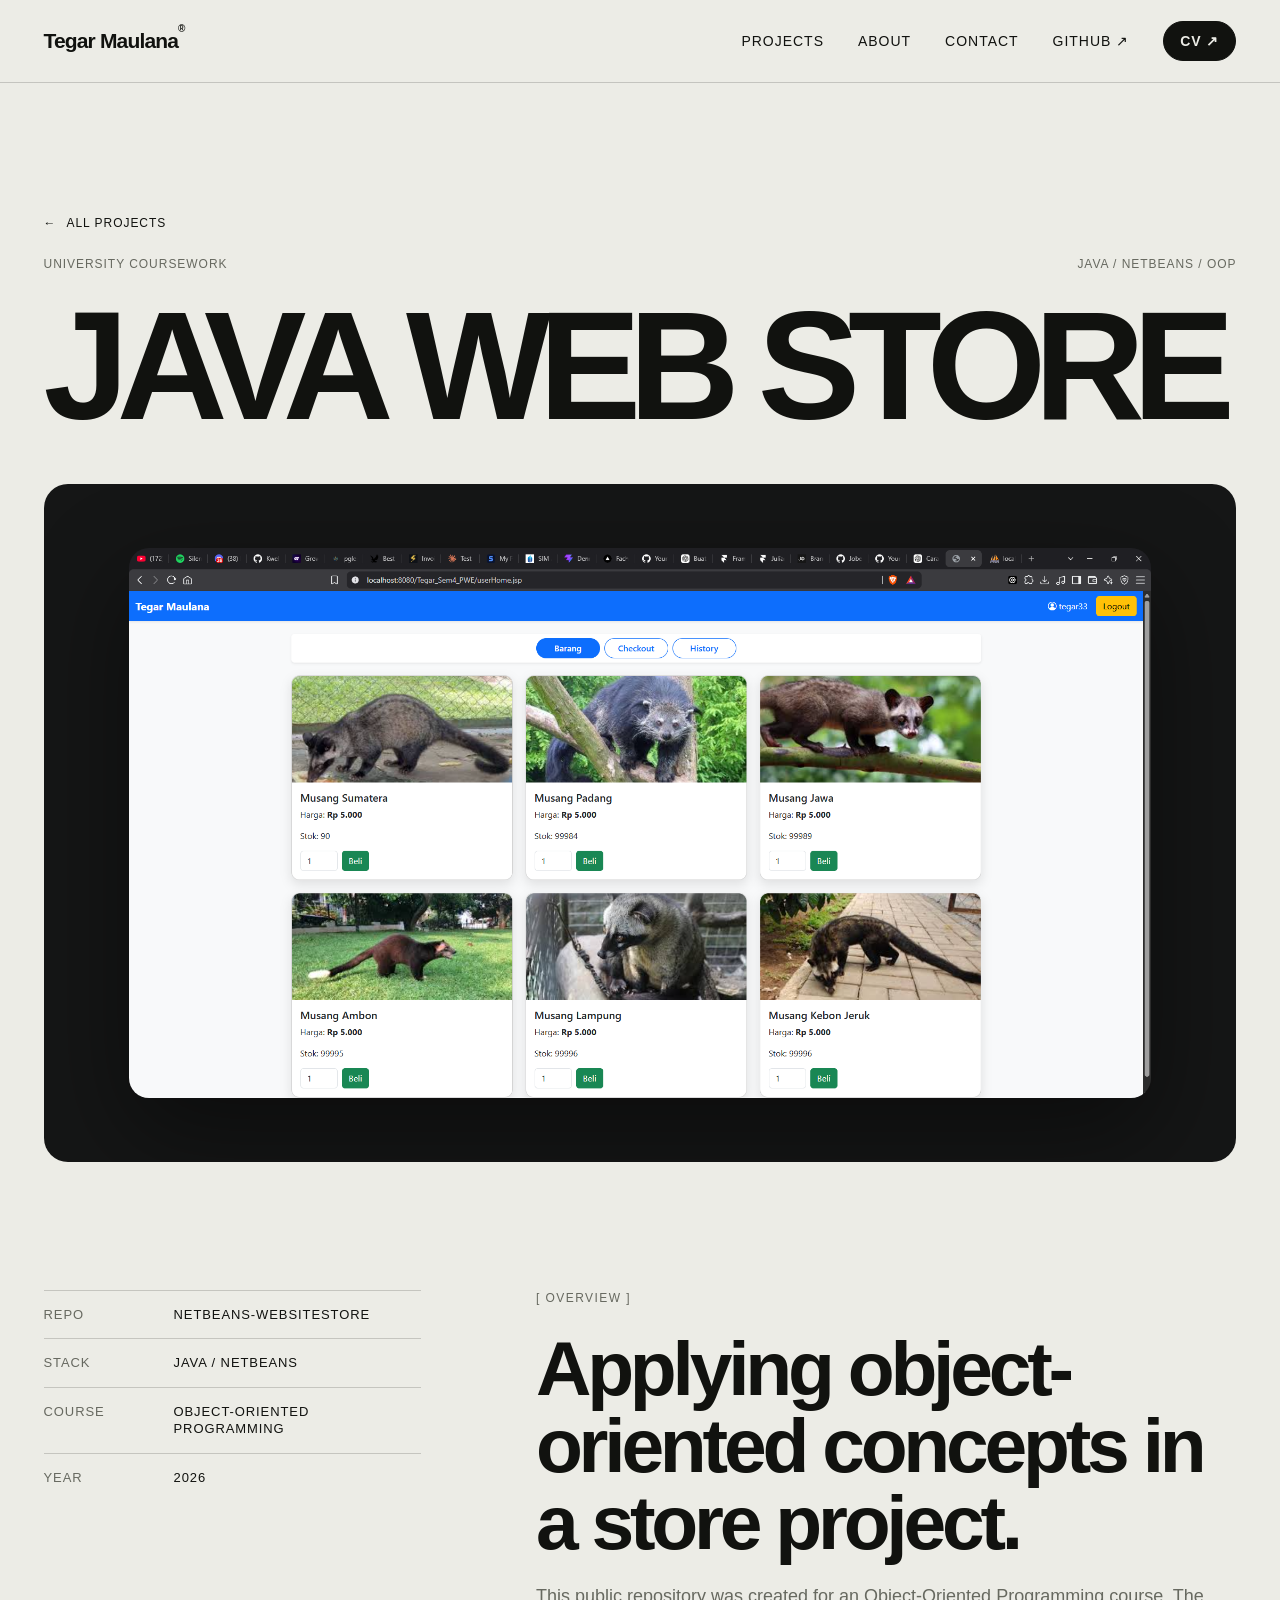
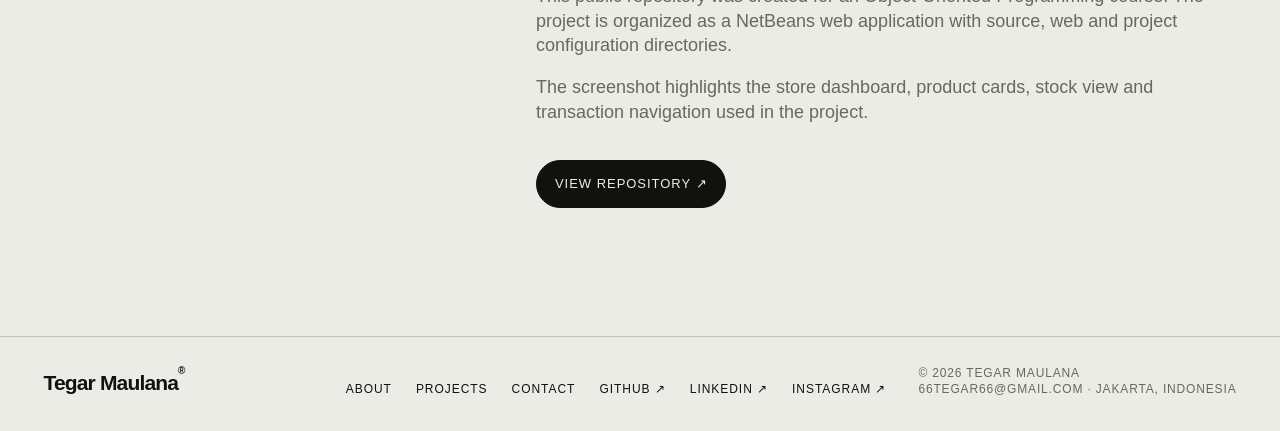
<file: project-java-store.html>
<!doctype html><html lang="en"><head><meta charset="utf-8"><meta name="viewport" content="width=device-width,initial-scale=1"><meta name="description" content="Java web store coursework project by Tegar Maulana."><title>Java Web Store — Tegar Maulana</title><link rel="icon" href="favicon.svg" type="image/svg+xml"><link rel="stylesheet" href="styles.css"></head><body>
<nav class="nav"><div class="site-shell nav__inner"><a class="brand" href="index.html">Tegar Maulana<sup>®</sup></a><div class="nav__links"><a href="projects.html">Projects</a><a href="about.html">About</a><a href="contact.html">Contact</a><a href="https://github.com/66tegar66-svg" target="_blank" rel="noreferrer">GitHub ↗</a><a class="nav__cv" href="assets/Tegar-Maulana-CV.pdf" target="_blank" rel="noreferrer">CV ↗</a></div><button class="nav__menu" aria-expanded="false" aria-controls="mobile-menu">Menu</button></div></nav><div id="mobile-menu" class="mobile-menu"><a href="projects.html">Projects</a><a href="about.html">About</a><a href="contact.html">Contact</a><a href="https://github.com/66tegar66-svg" target="_blank" rel="noreferrer">GitHub ↗</a><a href="https://www.linkedin.com/in/tegar-maulana-58703a335/" target="_blank" rel="noreferrer">LinkedIn ↗</a><a href="https://www.instagram.com/sva_tegar/" target="_blank" rel="noreferrer">Instagram ↗</a><a href="assets/Tegar-Maulana-CV.pdf" target="_blank" rel="noreferrer">CV ↗</a></div>
<main><section class="detail-hero"><div class="site-shell reveal"><a class="back-link" href="projects.html">All projects</a><div class="detail-hero__meta"><span>University Coursework</span><span>Java / NetBeans / OOP</span></div><h1>Java Web Store</h1></div></section><section class="site-shell"><div class="detail-cover reveal"><img src="assets/java-store.png" alt="Java web store dashboard screenshot"></div></section><section class="site-shell detail-grid"><aside class="detail-facts reveal"><div class="fact"><span>Repo</span><span>netbeans-websitestore</span></div><div class="fact"><span>Stack</span><span>Java / NetBeans</span></div><div class="fact"><span>Course</span><span>Object-Oriented Programming</span></div><div class="fact"><span>Year</span><span>2026</span></div></aside><article class="detail-copy reveal"><div class="eyebrow">[ Overview ]</div><h2>Applying object-oriented concepts in a store project.</h2><p>This public repository was created for an Object-Oriented Programming course. The project is organized as a NetBeans web application with source, web and project configuration directories.</p><p>The screenshot highlights the store dashboard, product cards, stock view and transaction navigation used in the project.</p><div class="button-row"><a class="btn btn--solid" href="https://github.com/66tegar66-svg/netbeans-websitestore" target="_blank" rel="noreferrer">View repository ↗</a></div></article></section></main>
<footer class="footer"><div class="site-shell footer__grid"><a class="brand" href="index.html">Tegar Maulana<sup>®</sup></a><div class="footer__links"><a href="about.html">About</a><a href="projects.html">Projects</a><a href="contact.html">Contact</a><a href="https://github.com/66tegar66-svg" target="_blank" rel="noreferrer">GitHub ↗</a><a href="https://www.linkedin.com/in/tegar-maulana-58703a335/" target="_blank" rel="noreferrer">LinkedIn ↗</a><a href="https://www.instagram.com/sva_tegar/" target="_blank" rel="noreferrer">Instagram ↗</a></div><div class="footer__meta">© <span data-year></span> Tegar Maulana<br><span class="footer__mini">66tegar66@gmail.com · Jakarta, Indonesia</span></div></div></footer><script src="script.js"></script></body></html>
</file>
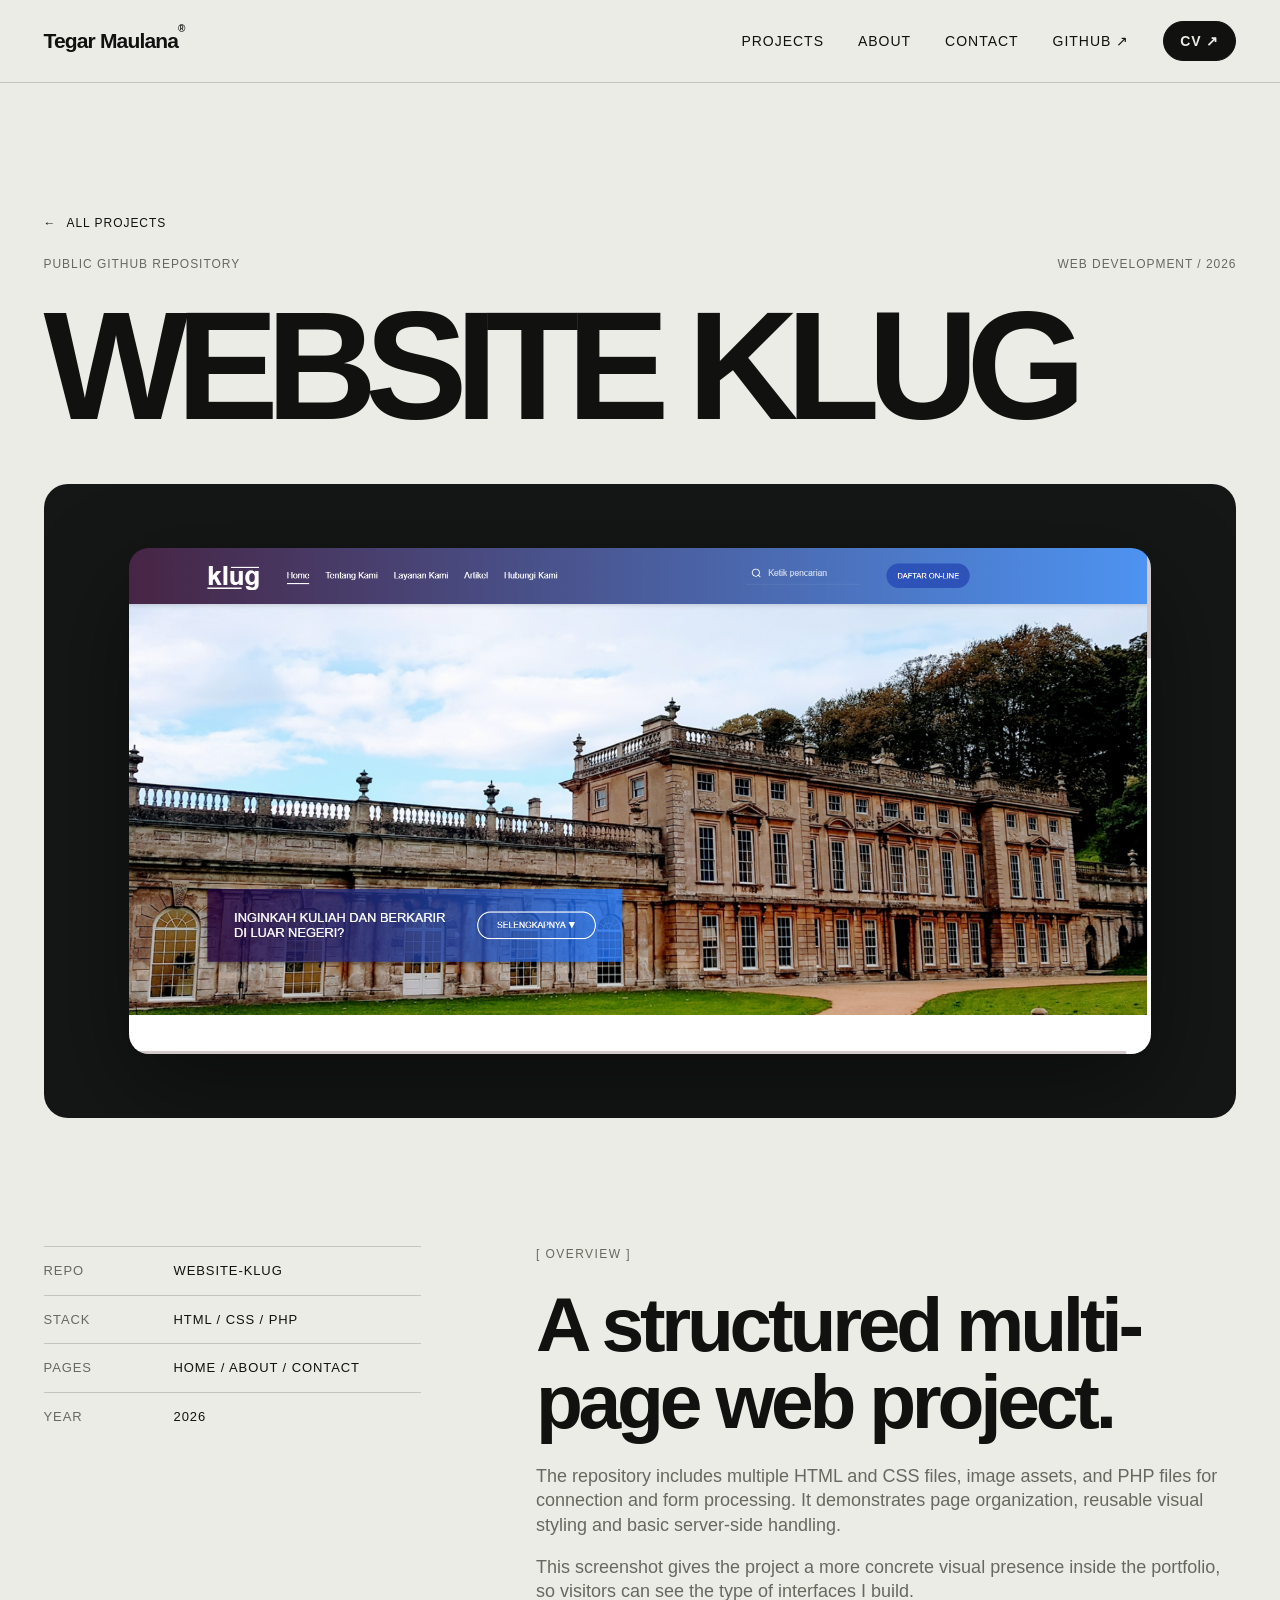
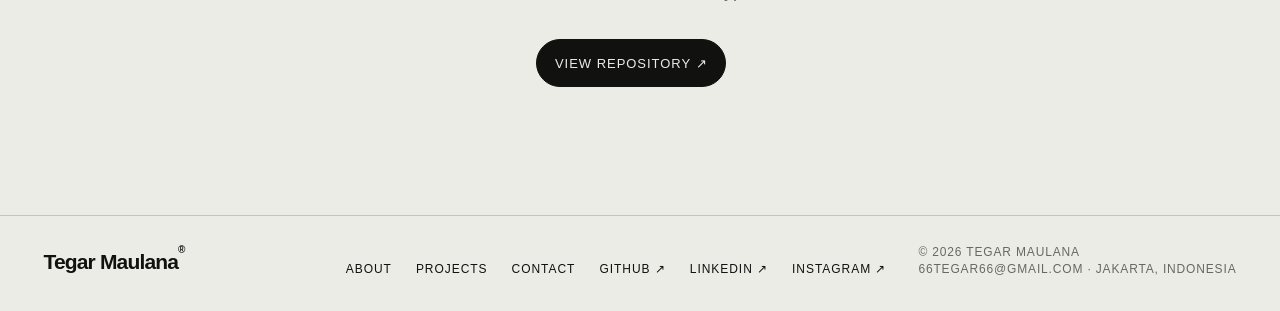
<file: project-klug.html>
<!doctype html><html lang="en"><head><meta charset="utf-8"><meta name="viewport" content="width=device-width,initial-scale=1"><meta name="description" content="Website KLUG project by Tegar Maulana."><title>Website KLUG — Tegar Maulana</title><link rel="icon" href="favicon.svg" type="image/svg+xml"><link rel="stylesheet" href="styles.css"></head><body>
<nav class="nav"><div class="site-shell nav__inner"><a class="brand" href="index.html">Tegar Maulana<sup>®</sup></a><div class="nav__links"><a href="projects.html">Projects</a><a href="about.html">About</a><a href="contact.html">Contact</a><a href="https://github.com/66tegar66-svg" target="_blank" rel="noreferrer">GitHub ↗</a><a class="nav__cv" href="assets/Tegar-Maulana-CV.pdf" target="_blank" rel="noreferrer">CV ↗</a></div><button class="nav__menu" aria-expanded="false" aria-controls="mobile-menu">Menu</button></div></nav><div id="mobile-menu" class="mobile-menu"><a href="projects.html">Projects</a><a href="about.html">About</a><a href="contact.html">Contact</a><a href="https://github.com/66tegar66-svg" target="_blank" rel="noreferrer">GitHub ↗</a><a href="https://www.linkedin.com/in/tegar-maulana-58703a335/" target="_blank" rel="noreferrer">LinkedIn ↗</a><a href="https://www.instagram.com/sva_tegar/" target="_blank" rel="noreferrer">Instagram ↗</a><a href="assets/Tegar-Maulana-CV.pdf" target="_blank" rel="noreferrer">CV ↗</a></div>
<main><section class="detail-hero"><div class="site-shell reveal"><a class="back-link" href="projects.html">All projects</a><div class="detail-hero__meta"><span>Public GitHub Repository</span><span>Web Development / 2026</span></div><h1>Website KLUG</h1></div></section><section class="site-shell"><div class="detail-cover reveal"><img src="assets/klug-website.png" alt="KLUG website home page screenshot"></div></section><section class="site-shell detail-grid"><aside class="detail-facts reveal"><div class="fact"><span>Repo</span><span>website-klug</span></div><div class="fact"><span>Stack</span><span>HTML / CSS / PHP</span></div><div class="fact"><span>Pages</span><span>Home / About / Contact</span></div><div class="fact"><span>Year</span><span>2026</span></div></aside><article class="detail-copy reveal"><div class="eyebrow">[ Overview ]</div><h2>A structured multi-page web project.</h2><p>The repository includes multiple HTML and CSS files, image assets, and PHP files for connection and form processing. It demonstrates page organization, reusable visual styling and basic server-side handling.</p><p>This screenshot gives the project a more concrete visual presence inside the portfolio, so visitors can see the type of interfaces I build.</p><div class="button-row"><a class="btn btn--solid" href="https://github.com/66tegar66-svg/website-klug" target="_blank" rel="noreferrer">View repository ↗</a></div></article></section></main>
<footer class="footer"><div class="site-shell footer__grid"><a class="brand" href="index.html">Tegar Maulana<sup>®</sup></a><div class="footer__links"><a href="about.html">About</a><a href="projects.html">Projects</a><a href="contact.html">Contact</a><a href="https://github.com/66tegar66-svg" target="_blank" rel="noreferrer">GitHub ↗</a><a href="https://www.linkedin.com/in/tegar-maulana-58703a335/" target="_blank" rel="noreferrer">LinkedIn ↗</a><a href="https://www.instagram.com/sva_tegar/" target="_blank" rel="noreferrer">Instagram ↗</a></div><div class="footer__meta">© <span data-year></span> Tegar Maulana<br><span class="footer__mini">66tegar66@gmail.com · Jakarta, Indonesia</span></div></div></footer><script src="script.js"></script></body></html>
</file>
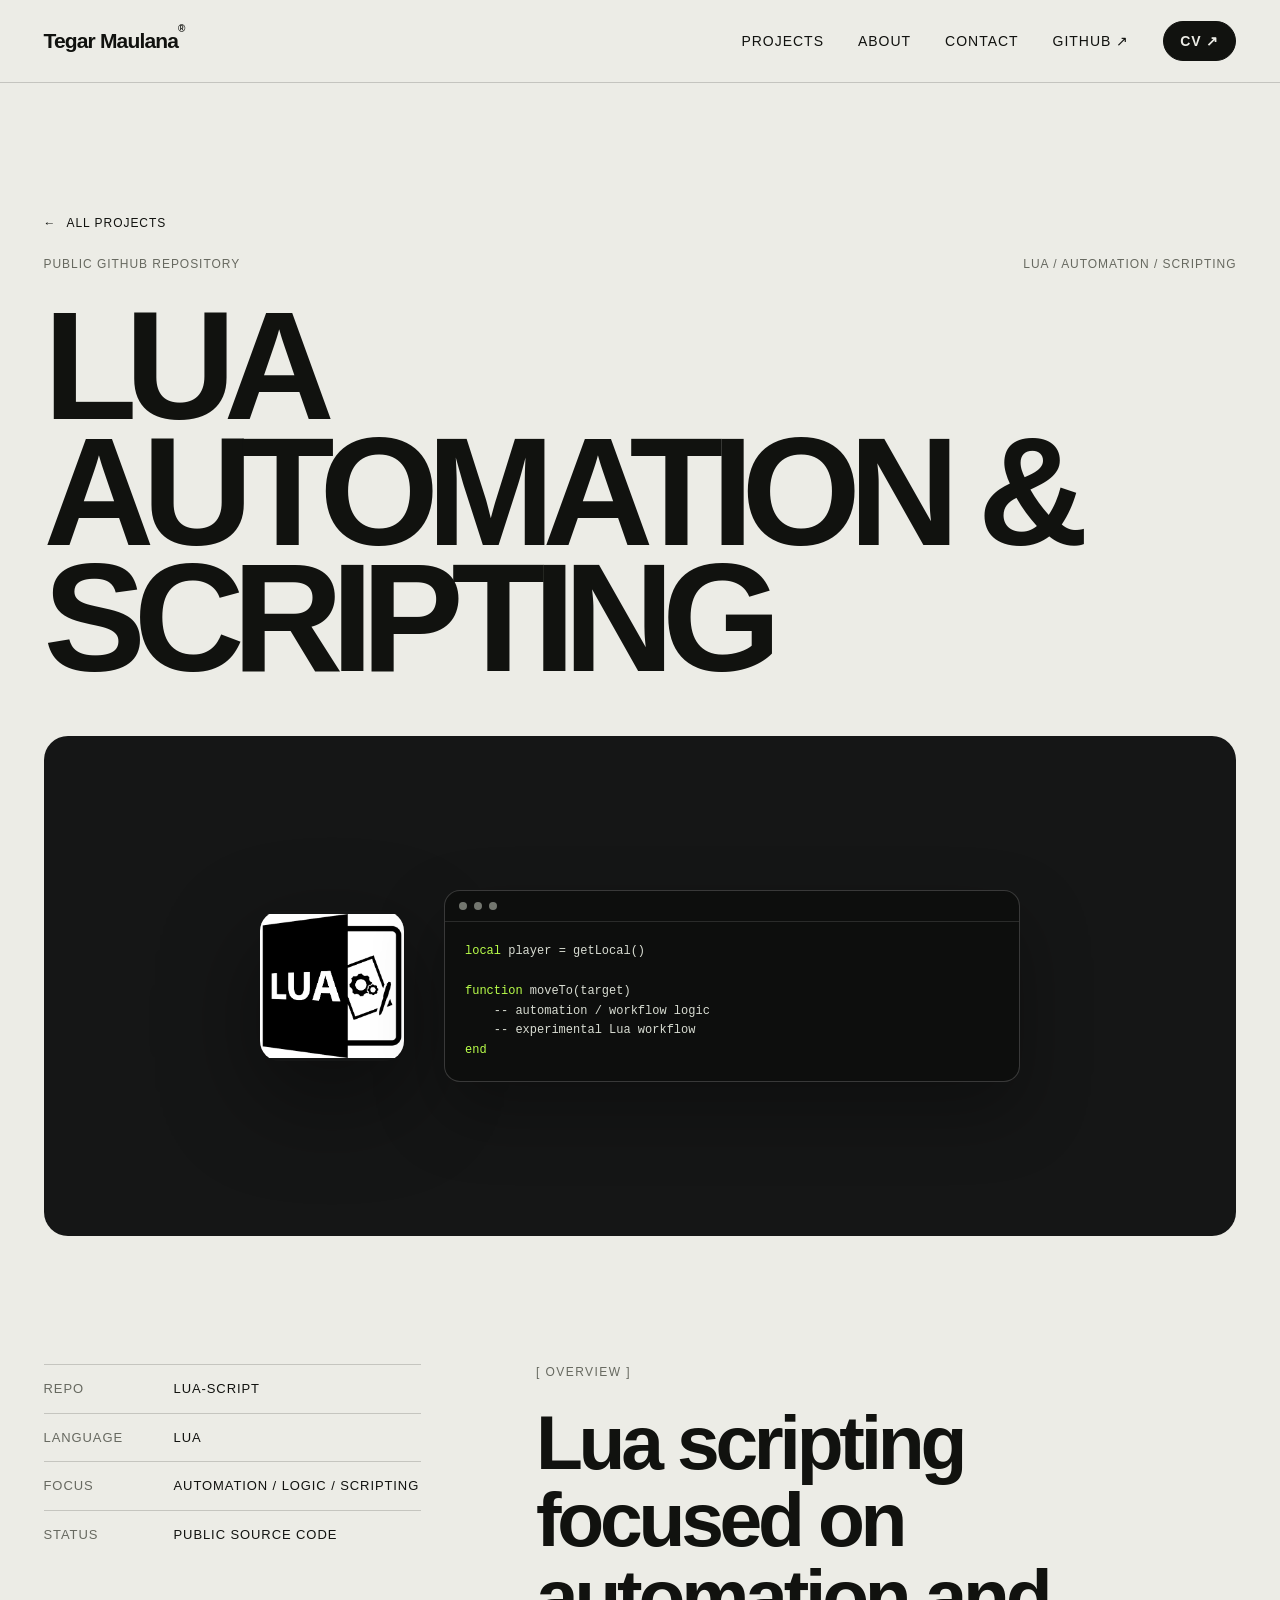
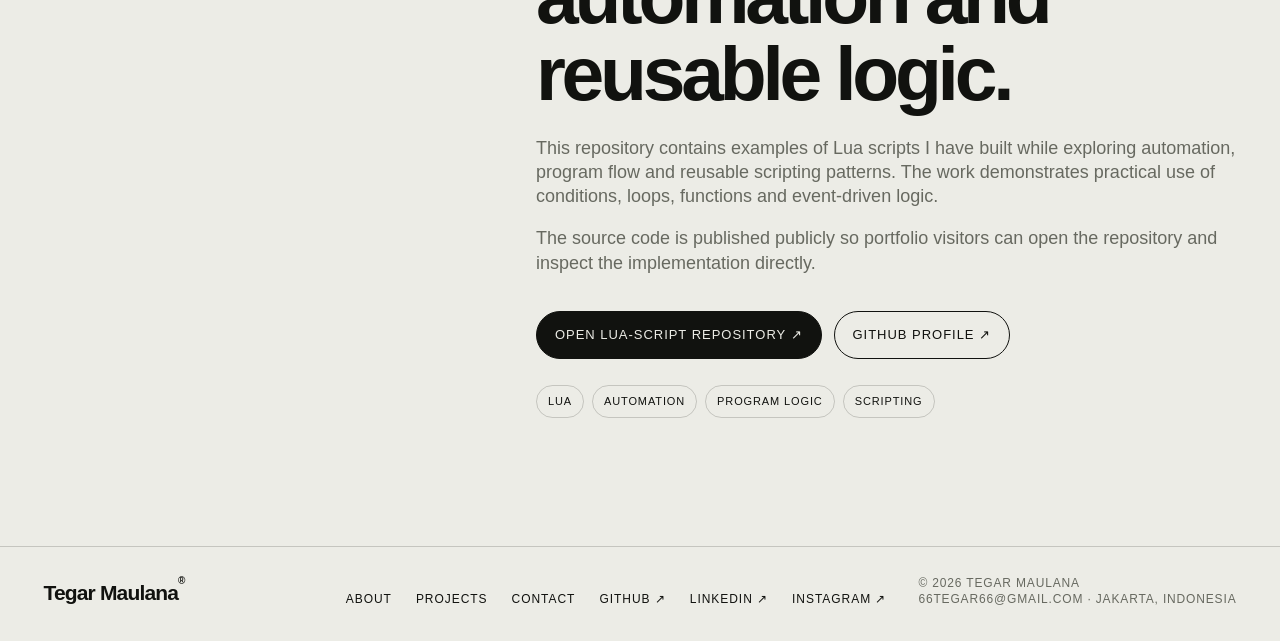
<file: project-lua.html>
<!doctype html><html lang="en"><head><meta charset="utf-8"><meta name="viewport" content="width=device-width,initial-scale=1"><meta name="description" content="Lua scripting project by Tegar Maulana."><title>Lua Automation &amp; Scripting — Tegar Maulana</title><link rel="icon" href="favicon.svg" type="image/svg+xml"><link rel="stylesheet" href="styles.css"></head><body>

<nav class="nav"><div class="site-shell nav__inner"><a class="brand" href="index.html">Tegar Maulana<sup>®</sup></a><div class="nav__links"><a href="projects.html">Projects</a><a href="about.html">About</a><a href="contact.html">Contact</a><a href="https://github.com/66tegar66-svg" target="_blank" rel="noreferrer">GitHub ↗</a><a class="nav__cv" href="assets/Tegar-Maulana-CV.pdf" target="_blank" rel="noreferrer">CV ↗</a></div><button class="nav__menu" aria-expanded="false" aria-controls="mobile-menu">Menu</button></div></nav><div id="mobile-menu" class="mobile-menu"><a href="projects.html">Projects</a><a href="about.html">About</a><a href="contact.html">Contact</a><a href="https://github.com/66tegar66-svg" target="_blank" rel="noreferrer">GitHub ↗</a><a href="https://www.linkedin.com/in/tegar-maulana-58703a335/" target="_blank" rel="noreferrer">LinkedIn ↗</a><a href="https://www.instagram.com/sva_tegar/" target="_blank" rel="noreferrer">Instagram ↗</a><a href="assets/Tegar-Maulana-CV.pdf" target="_blank" rel="noreferrer">CV ↗</a></div>

<main><section class="detail-hero"><div class="site-shell reveal"><a class="back-link" href="projects.html">All projects</a><div class="detail-hero__meta"><span>Public GitHub Repository</span><span>Lua / Automation / Scripting</span></div><h1>Lua Automation &amp; Scripting</h1></div></section><section class="site-shell"><div class="detail-cover project-card__visual--code reveal"><div class="lua-detail"><img src="assets/icons/lua.png" alt="Lua logo"><div class="code-window"><div class="code-window__bar"><i></i><i></i><i></i></div><pre><span class="green">local</span> player = getLocal()

<span class="green">function</span> moveTo(target)
    -- automation / workflow logic
    -- experimental Lua workflow
<span class="green">end</span></pre></div></div></div></section><section class="site-shell detail-grid"><aside class="detail-facts reveal"><div class="fact"><span>Repo</span><span>lua-script</span></div><div class="fact"><span>Language</span><span>Lua</span></div><div class="fact"><span>Focus</span><span>Automation / Logic / Scripting</span></div><div class="fact"><span>Status</span><span>Public Source Code</span></div></aside><article class="detail-copy reveal"><div class="eyebrow">[ Overview ]</div><h2>Lua scripting focused on automation and reusable logic.</h2><p>This repository contains examples of Lua scripts I have built while exploring automation, program flow and reusable scripting patterns. The work demonstrates practical use of conditions, loops, functions and event-driven logic.</p><p>The source code is published publicly so portfolio visitors can open the repository and inspect the implementation directly.</p><div class="button-row"><a class="btn btn--solid" href="https://github.com/66tegar66-svg/lua-script" target="_blank" rel="noreferrer">Open lua-script repository ↗</a><a class="btn" href="https://github.com/66tegar66-svg" target="_blank" rel="noreferrer">GitHub profile ↗</a></div><div class="tags"><span class="tag">Lua</span><span class="tag">Automation</span><span class="tag">Program Logic</span><span class="tag">Scripting</span></div></article></section></main>

<footer class="footer"><div class="site-shell footer__grid"><a class="brand" href="index.html">Tegar Maulana<sup>®</sup></a><div class="footer__links"><a href="about.html">About</a><a href="projects.html">Projects</a><a href="contact.html">Contact</a><a href="https://github.com/66tegar66-svg" target="_blank" rel="noreferrer">GitHub ↗</a><a href="https://www.linkedin.com/in/tegar-maulana-58703a335/" target="_blank" rel="noreferrer">LinkedIn ↗</a><a href="https://www.instagram.com/sva_tegar/" target="_blank" rel="noreferrer">Instagram ↗</a></div><div class="footer__meta">© <span data-year></span> Tegar Maulana<br><span class="footer__mini">66tegar66@gmail.com · Jakarta, Indonesia</span></div></div></footer><script src="script.js"></script></body></html>
</file>
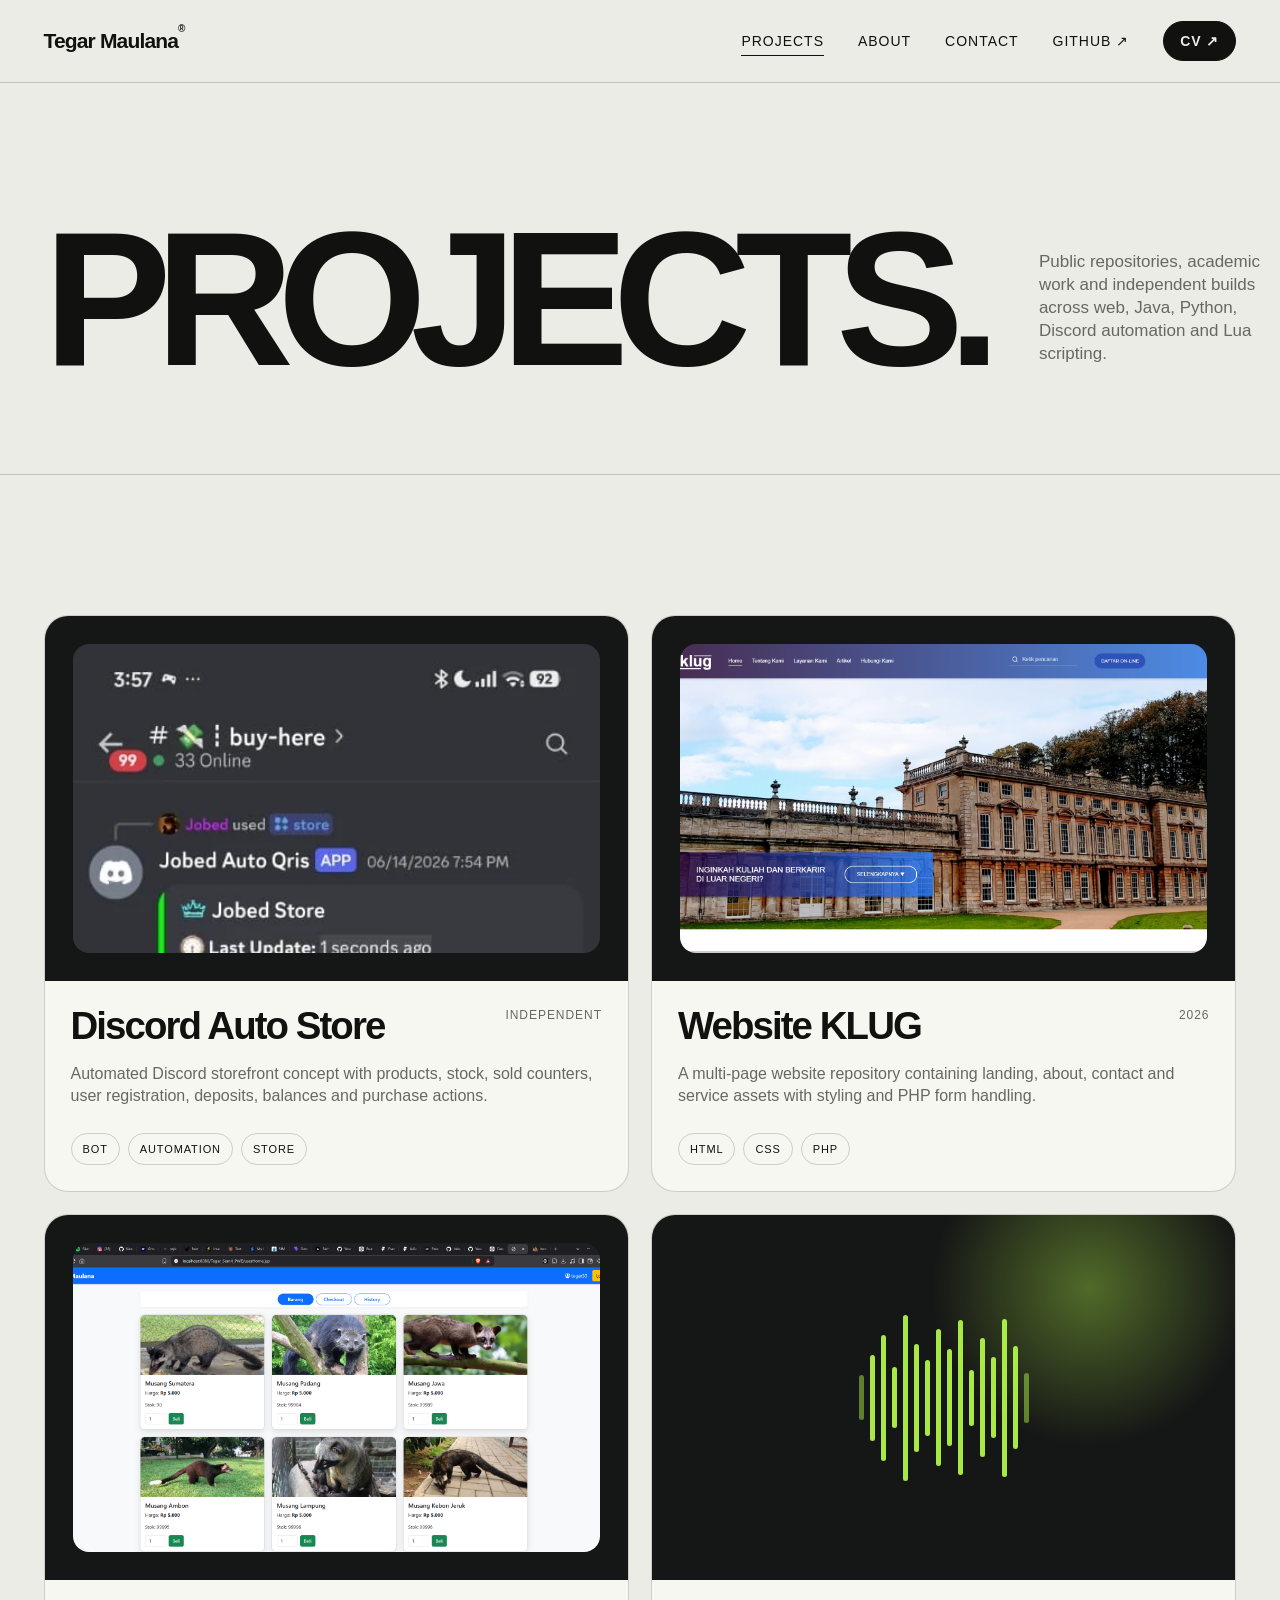
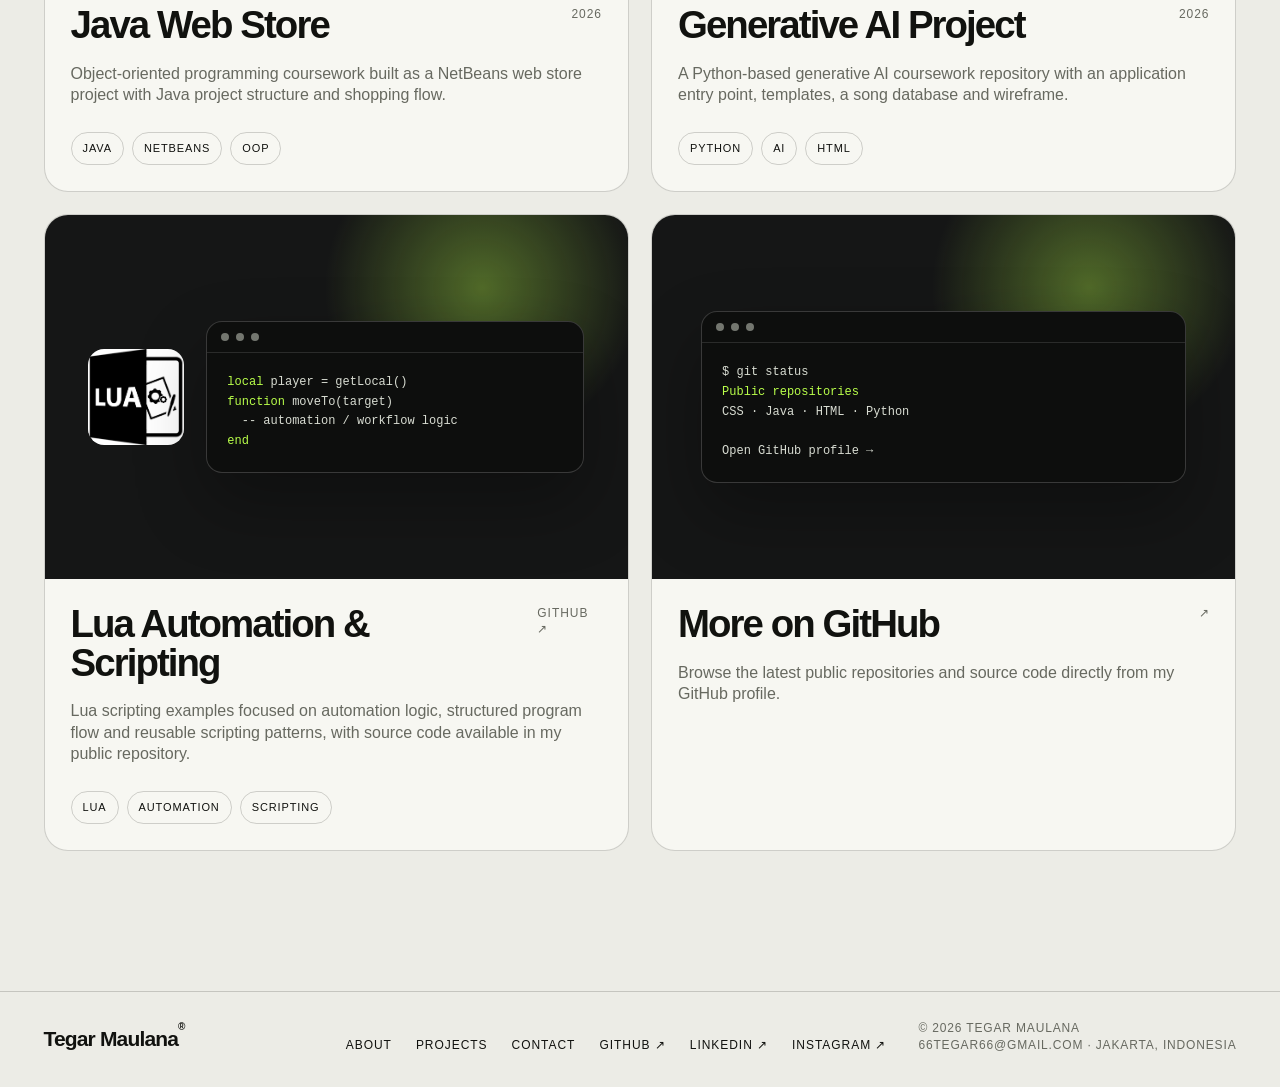
<file: projects.html>
<!doctype html><html lang="en"><head><meta charset="utf-8"><meta name="viewport" content="width=device-width,initial-scale=1"><meta name="description" content="Projects by Tegar Maulana."><title>Projects — Tegar Maulana</title><link rel="icon" href="favicon.svg" type="image/svg+xml"><link rel="stylesheet" href="styles.css"></head><body>
<nav class="nav"><div class="site-shell nav__inner"><a class="brand" href="index.html">Tegar Maulana<sup>®</sup></a><div class="nav__links"><a href="projects.html" aria-current="page">Projects</a><a href="about.html">About</a><a href="contact.html">Contact</a><a href="https://github.com/66tegar66-svg" target="_blank" rel="noreferrer">GitHub ↗</a><a class="nav__cv" href="assets/Tegar-Maulana-CV.pdf" target="_blank" rel="noreferrer">CV ↗</a></div><button class="nav__menu" aria-expanded="false" aria-controls="mobile-menu">Menu</button></div></nav><div id="mobile-menu" class="mobile-menu"><a href="projects.html">Projects</a><a href="about.html">About</a><a href="contact.html">Contact</a><a href="https://github.com/66tegar66-svg" target="_blank" rel="noreferrer">GitHub ↗</a><a href="https://www.linkedin.com/in/tegar-maulana-58703a335/" target="_blank" rel="noreferrer">LinkedIn ↗</a><a href="https://www.instagram.com/sva_tegar/" target="_blank" rel="noreferrer">Instagram ↗</a><a href="assets/Tegar-Maulana-CV.pdf" target="_blank" rel="noreferrer">CV ↗</a></div>
<main><section class="page-hero"><div class="site-shell page-hero__grid reveal"><h1>Projects.</h1><p>Public repositories, academic work and independent builds across web, Java, Python, Discord automation and Lua scripting.</p></div></section>
<section class="section"><div class="site-shell project-grid">
<a class="project-card reveal" href="project-discord-store.html"><div class="project-card__visual"><img src="assets/discord-store.webp" alt="Discord store interface"></div><div class="project-card__body"><div class="project-card__top"><h3>Discord Auto Store</h3><span class="project-card__year">Independent</span></div><p>Automated Discord storefront concept with products, stock, sold counters, user registration, deposits, balances and purchase actions.</p><div class="tags"><span class="tag">Bot</span><span class="tag">Automation</span><span class="tag">Store</span></div></div></a>
<a class="project-card reveal" href="project-klug.html"><div class="project-card__visual"><img src="assets/klug-website.png" alt="KLUG website project screenshot"></div><div class="project-card__body"><div class="project-card__top"><h3>Website KLUG</h3><span class="project-card__year">2026</span></div><p>A multi-page website repository containing landing, about, contact and service assets with styling and PHP form handling.</p><div class="tags"><span class="tag">HTML</span><span class="tag">CSS</span><span class="tag">PHP</span></div></div></a>
<a class="project-card reveal" href="project-java-store.html"><div class="project-card__visual"><img src="assets/java-store.png" alt="Java store dashboard screenshot"></div><div class="project-card__body"><div class="project-card__top"><h3>Java Web Store</h3><span class="project-card__year">2026</span></div><p>Object-oriented programming coursework built as a NetBeans web store project with Java project structure and shopping flow.</p><div class="tags"><span class="tag">Java</span><span class="tag">NetBeans</span><span class="tag">OOP</span></div></div></a>
<a class="project-card reveal" href="project-generative-ai.html"><div class="project-card__visual project-card__visual--code"><div class="wave"><i style="--h:25%;--o:.45"></i><i style="--h:48%"></i><i style="--h:70%"></i><i style="--h:34%"></i><i style="--h:92%"></i><i style="--h:60%"></i><i style="--h:42%"></i><i style="--h:76%"></i><i style="--h:54%"></i><i style="--h:86%"></i><i style="--h:31%"></i><i style="--h:66%"></i><i style="--h:45%"></i><i style="--h:88%"></i><i style="--h:57%"></i><i style="--h:28%;--o:.45"></i></div></div><div class="project-card__body"><div class="project-card__top"><h3>Generative AI Project</h3><span class="project-card__year">2026</span></div><p>A Python-based generative AI coursework repository with an application entry point, templates, a song database and wireframe.</p><div class="tags"><span class="tag">Python</span><span class="tag">AI</span><span class="tag">HTML</span></div></div></a>
<a class="project-card reveal" href="project-lua.html"><div class="project-card__visual project-card__visual--code"><div class="lua-project-mark"><img src="assets/icons/lua.png" alt="Lua logo"><div class="code-window"><div class="code-window__bar"><i></i><i></i><i></i></div><pre><span class="green">local</span> player = getLocal()
<span class="green">function</span> moveTo(target)
  -- automation / workflow logic
<span class="green">end</span></pre></div></div></div><div class="project-card__body"><div class="project-card__top"><h3>Lua Automation &amp; Scripting</h3><span class="project-card__year">GitHub ↗</span></div><p>Lua scripting examples focused on automation logic, structured program flow and reusable scripting patterns, with source code available in my public repository.</p><div class="tags"><span class="tag">Lua</span><span class="tag">Automation</span><span class="tag">Scripting</span></div></div></a>
<a class="project-card reveal" href="https://github.com/66tegar66-svg" target="_blank" rel="noreferrer"><div class="project-card__visual project-card__visual--code"><div class="code-window"><div class="code-window__bar"><i></i><i></i><i></i></div><pre>$ git status
<span class="green">Public repositories</span>
CSS · Java · HTML · Python

Open GitHub profile →</pre></div></div><div class="project-card__body"><div class="project-card__top"><h3>More on GitHub</h3><span class="project-card__year">↗</span></div><p>Browse the latest public repositories and source code directly from my GitHub profile.</p></div></a>
</div></section></main>
<footer class="footer"><div class="site-shell footer__grid"><a class="brand" href="index.html">Tegar Maulana<sup>®</sup></a><div class="footer__links"><a href="about.html">About</a><a href="projects.html">Projects</a><a href="contact.html">Contact</a><a href="https://github.com/66tegar66-svg" target="_blank" rel="noreferrer">GitHub ↗</a><a href="https://www.linkedin.com/in/tegar-maulana-58703a335/" target="_blank" rel="noreferrer">LinkedIn ↗</a><a href="https://www.instagram.com/sva_tegar/" target="_blank" rel="noreferrer">Instagram ↗</a></div><div class="footer__meta">© <span data-year></span> Tegar Maulana<br><span class="footer__mini">66tegar66@gmail.com · Jakarta, Indonesia</span></div></div></footer><script src="script.js"></script></body></html>
</file>
<file: styles.css>
:root{
  --bg:#ecece6;
  --surface:#f7f7f2;
  --ink:#11120f;
  --muted:#676960;
  --line:rgba(17,18,15,.18);
  --accent:#b9ff4a;
  --accent-ink:#142000;
  --dark:#11120f;
  --dark-muted:#a5a99d;
  --radius:24px;
  --pad:clamp(20px,3.4vw,56px);
  --max:1480px;
}
*{box-sizing:border-box}
html{scroll-behavior:smooth;background:var(--bg)}
body{margin:0;background:var(--bg);color:var(--ink);font-family:Inter,ui-sans-serif,-apple-system,BlinkMacSystemFont,"Segoe UI",Helvetica,Arial,sans-serif;line-height:1.35;-webkit-font-smoothing:antialiased}
body.menu-open{overflow:hidden}
a{color:inherit;text-decoration:none}
img{display:block;width:100%;height:auto}
button,input,textarea,select{font:inherit}
::selection{background:var(--accent);color:var(--accent-ink)}
.site-shell{width:min(100%,var(--max));margin-inline:auto;padding-inline:var(--pad)}
.nav{position:sticky;top:0;z-index:50;background:rgba(236,236,230,.88);backdrop-filter:blur(16px);border-bottom:1px solid var(--line)}
.nav__inner{height:82px;display:flex;align-items:center;justify-content:space-between;gap:28px}
.brand{font-weight:800;letter-spacing:-.04em;font-size:21px}
.brand sup{font-size:10px;top:-.8em;position:relative}
.nav__links{display:flex;gap:34px;align-items:center;font-size:14px;text-transform:uppercase;letter-spacing:.07em}
.nav__links a{position:relative;padding-block:8px}
.nav__links a::after{content:"";position:absolute;left:0;bottom:2px;width:100%;height:1px;background:currentColor;transform:scaleX(0);transform-origin:right;transition:transform .25s ease}
.nav__links a:hover::after,.nav__links a[aria-current="page"]::after{transform:scaleX(1);transform-origin:left}
.nav__links .nav__cv{padding:10px 16px;border:1px solid var(--ink);border-radius:999px;background:var(--ink);color:var(--bg);font-weight:700}
.nav__links .nav__cv::after{display:none}
.nav__links .nav__cv:hover{background:var(--accent);border-color:var(--accent);color:var(--accent-ink);transform:translateY(-1px)}
.nav__menu{display:none;border:0;background:none;padding:10px;font-weight:700;text-transform:uppercase;font-size:12px;letter-spacing:.08em}
.mobile-menu{display:none;position:fixed;inset:82px 0 0;background:var(--bg);z-index:49;padding:36px var(--pad)}
.mobile-menu a{display:block;font-size:clamp(34px,9vw,64px);font-weight:750;letter-spacing:-.055em;border-bottom:1px solid var(--line);padding:12px 0}
.mobile-menu.is-open{display:block}
.hero{min-height:calc(100vh - 82px);display:flex;flex-direction:column;justify-content:space-between;padding-top:clamp(44px,8vh,100px);padding-bottom:32px}
.hero__top{display:grid;grid-template-columns:1fr auto;gap:32px;align-items:start}
.hero__name{font-size:clamp(72px,15.4vw,226px);font-weight:800;letter-spacing:-.087em;line-height:.78;margin:0;text-transform:uppercase;max-width:1100px}
.hero__name span{display:block}
.hero__status{max-width:230px;padding-top:8px;font-size:13px;text-transform:uppercase;letter-spacing:.06em}
.dot{display:inline-block;width:9px;height:9px;background:#49d17b;border-radius:50%;margin-right:8px;box-shadow:0 0 0 5px rgba(73,209,123,.12)}
.hero__foot{display:grid;grid-template-columns:1fr 1fr 1fr;gap:24px;align-items:end;border-top:1px solid var(--line);padding-top:16px;font-size:13px;text-transform:uppercase;letter-spacing:.05em}
.hero__foot .right{text-align:right}
.hero__scroll{display:inline-flex;align-items:center;gap:9px}
.hero__scroll::after{content:"↓";font-size:18px}
.section{padding-block:clamp(86px,11vw,170px)}
.section--tight{padding-block:clamp(64px,8vw,120px)}
.section--dark{background:var(--dark);color:#f4f4ef}
.eyebrow{font-size:12px;text-transform:uppercase;letter-spacing:.12em;color:var(--muted);margin-bottom:24px}
.section--dark .eyebrow{color:var(--dark-muted)}
.intro-grid{display:grid;grid-template-columns:minmax(180px,.65fr) 2fr;gap:clamp(36px,7vw,110px);align-items:start}
.intro-copy{font-size:clamp(32px,4.8vw,72px);font-weight:520;letter-spacing:-.052em;line-height:1.03;margin:0;max-width:1150px}
.intro-copy em{font-style:normal;color:var(--muted)}
.button-row{display:flex;flex-wrap:wrap;gap:12px;margin-top:36px}
.btn{display:inline-flex;align-items:center;justify-content:center;gap:12px;min-height:48px;padding:0 18px;border:1px solid var(--ink);border-radius:999px;font-size:13px;text-transform:uppercase;letter-spacing:.075em;transition:.25s ease;cursor:pointer;background:transparent;color:inherit}
.btn:hover{background:var(--ink);color:var(--bg);transform:translateY(-2px)}
.btn--solid{background:var(--ink);color:var(--bg)}
.btn--solid:hover{background:var(--accent);border-color:var(--accent);color:var(--accent-ink)}
.btn--accent{background:var(--accent);color:var(--accent-ink);border-color:var(--accent)}
.btn--accent:hover{background:#d0ff83;color:var(--accent-ink);border-color:#d0ff83}
.section-head{display:flex;justify-content:space-between;align-items:end;gap:28px;margin-bottom:46px;border-bottom:1px solid var(--line);padding-bottom:18px}
.section-head h2{font-size:clamp(45px,8vw,116px);letter-spacing:-.072em;line-height:.88;text-transform:uppercase;margin:0}
.section-head p{margin:0;max-width:400px;font-size:14px;color:var(--muted)}
.section--dark .section-head{border-color:rgba(255,255,255,.18)}
.section--dark .section-head p{color:var(--dark-muted)}
.project-list{display:grid;gap:1px;background:var(--line);border-top:1px solid var(--line);border-bottom:1px solid var(--line)}
.project-row{background:var(--bg);display:grid;grid-template-columns:72px 1fr auto;align-items:center;gap:24px;padding:30px 8px;transition:background .25s ease,color .25s ease,padding .25s ease}
.project-row:hover{background:var(--accent);padding-left:22px;padding-right:22px}
.project-row__num{font-size:13px;color:var(--muted)}
.project-row__title{font-size:clamp(28px,4vw,58px);font-weight:680;letter-spacing:-.045em}
.project-row__meta{text-align:right;font-size:12px;text-transform:uppercase;letter-spacing:.09em;color:var(--muted)}
.project-row:hover .project-row__meta,.project-row:hover .project-row__num{color:var(--accent-ink)}
.project-feature{display:grid;grid-template-columns:1.2fr .8fr;min-height:620px;border:1px solid var(--line);border-radius:var(--radius);overflow:hidden;background:var(--surface);margin-bottom:28px}
.project-feature__visual{background:#232428;min-height:520px;display:grid;place-items:center;padding:36px;position:relative;overflow:hidden}
.project-feature__visual::before{content:"";position:absolute;width:420px;height:420px;border-radius:50%;background:radial-gradient(circle,var(--accent),transparent 66%);filter:blur(22px);opacity:.18;top:-160px;right:-90px}
.project-feature__visual img{height:100%;max-height:570px;width:auto;max-width:90%;object-fit:contain;border-radius:20px;box-shadow:0 28px 80px rgba(0,0,0,.38);position:relative}
.project-feature__content{padding:clamp(28px,5vw,64px);display:flex;flex-direction:column;justify-content:space-between}
.project-feature__content h3{font-size:clamp(40px,5vw,78px);line-height:.94;letter-spacing:-.065em;margin:0 0 24px}
.project-feature__content p{font-size:17px;max-width:520px;color:var(--muted);margin:0}
.tags{display:flex;gap:8px;flex-wrap:wrap;margin-top:26px}
.tag{border:1px solid var(--line);border-radius:999px;padding:8px 11px;font-size:11px;text-transform:uppercase;letter-spacing:.08em}
.skills{display:grid;grid-template-columns:repeat(2,1fr);gap:0;border-top:1px solid rgba(255,255,255,.22)}
.skill{display:grid;grid-template-columns:70px 1fr;gap:24px;padding:34px 0;border-bottom:1px solid rgba(255,255,255,.22)}
.skill:nth-child(odd){padding-right:38px;border-right:1px solid rgba(255,255,255,.22)}
.skill:nth-child(even){padding-left:38px}
.skill__num{font-size:12px;color:var(--dark-muted)}
.skill h3{font-size:clamp(26px,3vw,44px);letter-spacing:-.045em;margin:0 0 8px}
.skill p{color:var(--dark-muted);max-width:470px;margin:0;font-size:14px}
.cta{padding-block:clamp(100px,14vw,220px);text-align:center}
.cta h2{font-size:clamp(60px,13vw,185px);line-height:.78;letter-spacing:-.085em;text-transform:uppercase;margin:0 auto 38px;max-width:1240px}
.footer{border-top:1px solid var(--line);padding:28px 0 34px}
.footer__grid{display:grid;grid-template-columns:1fr auto auto;gap:32px;align-items:end}
.footer__meta{font-size:12px;text-transform:uppercase;letter-spacing:.07em;color:var(--muted)}
.footer__links{display:flex;gap:24px;font-size:12px;text-transform:uppercase;letter-spacing:.08em}
/* pages */
.page-hero{padding-top:clamp(72px,11vw,155px);padding-bottom:clamp(52px,8vw,100px);border-bottom:1px solid var(--line)}
.page-hero__grid{display:grid;grid-template-columns:1fr minmax(260px,420px);gap:54px;align-items:end}
.page-hero h1{font-size:clamp(76px,15vw,210px);line-height:.78;letter-spacing:-.085em;text-transform:uppercase;margin:0}
.page-hero p{font-size:17px;color:var(--muted);margin:0 0 8px}
.project-grid{display:grid;grid-template-columns:repeat(2,minmax(0,1fr));gap:22px}
.project-card{border:1px solid var(--line);border-radius:var(--radius);overflow:hidden;background:var(--surface);transition:transform .28s ease,box-shadow .28s ease}
.project-card:hover{transform:translateY(-6px);box-shadow:0 28px 75px rgba(17,18,15,.10)}
.project-card__visual{aspect-ratio:16/10;background:#151616;overflow:hidden;position:relative;padding:28px}
.project-card__visual img{width:100%;height:100%;object-fit:cover;object-position:top;border-radius:16px}
.project-card__visual--code{background:radial-gradient(circle at 75% 20%,rgba(185,255,74,.36),transparent 30%),#151616;display:grid;place-items:center}
.code-window{width:min(92%,620px);border:1px solid rgba(255,255,255,.18);border-radius:16px;background:#0d0e0d;box-shadow:0 30px 70px rgba(0,0,0,.3);overflow:hidden}
.code-window__bar{display:flex;gap:7px;border-bottom:1px solid rgba(255,255,255,.12);padding:11px 14px}
.code-window__bar i{width:8px;height:8px;border-radius:50%;background:#73766f;display:block}
.code-window pre{margin:0;padding:20px;color:#d8dcd2;font:12px/1.65 ui-monospace,SFMono-Regular,Menlo,Consolas,monospace;white-space:pre-wrap}
.code-window .green{color:var(--accent)}
.wave{width:84%;display:flex;align-items:center;justify-content:center;gap:6px;height:180px}
.wave i{display:block;width:5px;border-radius:999px;background:var(--accent);height:var(--h);opacity:var(--o,.9)}
.project-card__body{padding:26px}
.project-card__top{display:flex;justify-content:space-between;gap:22px;align-items:start}
.project-card h3{font-size:clamp(28px,3vw,46px);line-height:1;letter-spacing:-.05em;margin:0}
.project-card__year{font-size:12px;text-transform:uppercase;letter-spacing:.08em;color:var(--muted)}
.project-card p{color:var(--muted);margin:18px 0 0;max-width:600px}
.about-lead{display:grid;grid-template-columns:.7fr 1.3fr;gap:clamp(40px,9vw,140px);align-items:start}
.about-lead__card{position:sticky;top:120px;border:1px solid var(--line);border-radius:var(--radius);overflow:hidden;background:var(--surface)}
.about-lead__portrait{aspect-ratio:4/5;background:linear-gradient(140deg,#141513 0%,#252820 60%,#b9ff4a 160%);display:flex;align-items:end;padding:24px;color:#f5f5ef}
.about-lead__portrait span{font-size:clamp(42px,6vw,74px);font-weight:800;line-height:.82;letter-spacing:-.06em;text-transform:uppercase}
.about-lead__text .big{font-size:clamp(36px,5vw,72px);line-height:1.02;letter-spacing:-.05em;margin:0 0 34px}
.about-lead__text p{font-size:18px;color:var(--muted);max-width:760px}
.timeline{border-top:1px solid var(--line);margin-top:46px}
.timeline__item{display:grid;grid-template-columns:170px 1fr;gap:28px;padding:28px 0;border-bottom:1px solid var(--line)}
.timeline__year{font-size:12px;text-transform:uppercase;letter-spacing:.08em;color:var(--muted)}
.timeline__item h3{margin:0 0 8px;font-size:24px;letter-spacing:-.03em}
.timeline__item p{margin:0;color:var(--muted);font-size:14px}
.stack-grid{display:grid;grid-template-columns:repeat(4,1fr);gap:12px;margin-top:34px}
.stack-item{border:1px solid var(--line);border-radius:18px;padding:22px;min-height:150px;display:flex;flex-direction:column;justify-content:space-between;background:var(--surface)}
.stack-item strong{font-size:25px;letter-spacing:-.04em}
.stack-item span{font-size:12px;text-transform:uppercase;letter-spacing:.08em;color:var(--muted)}
.contact-grid{display:grid;grid-template-columns:1.2fr .8fr;gap:clamp(50px,8vw,120px)}
.contact-form{display:grid;gap:22px}
.field{display:grid;gap:8px}
.field label{font-size:11px;text-transform:uppercase;letter-spacing:.09em;color:var(--muted)}
.field input,.field textarea,.field select{width:100%;border:0;border-bottom:1px solid var(--line);background:transparent;padding:14px 0 16px;outline:none;font-size:20px;color:var(--ink);border-radius:0}
.field textarea{min-height:150px;resize:vertical}
.field input:focus,.field textarea:focus,.field select:focus{border-bottom-color:var(--ink)}
.contact-side{border-left:1px solid var(--line);padding-left:clamp(26px,5vw,70px)}
.contact-side h3{font-size:clamp(32px,4vw,56px);letter-spacing:-.05em;margin:0 0 18px}
.contact-side p{color:var(--muted);max-width:390px}
.contact-list{border-top:1px solid var(--line);margin-top:34px}
.contact-list a,.contact-list div{display:flex;justify-content:space-between;gap:22px;padding:18px 0;border-bottom:1px solid var(--line);font-size:13px;text-transform:uppercase;letter-spacing:.07em}
.contact-list span:last-child{color:var(--muted);text-align:right}
.notice{font-size:12px;color:var(--muted);margin-top:12px;min-height:18px}
/* detail */
.detail-hero{padding-top:clamp(70px,10vw,140px);padding-bottom:54px}
.detail-hero__meta{display:flex;justify-content:space-between;gap:30px;margin-bottom:32px;font-size:12px;text-transform:uppercase;letter-spacing:.08em;color:var(--muted)}
.detail-hero h1{font-size:clamp(66px,12vw,170px);line-height:.82;letter-spacing:-.08em;text-transform:uppercase;margin:0;max-width:1200px}
.detail-cover{border-radius:var(--radius);overflow:hidden;background:#151616;min-height:500px;display:grid;place-items:center;padding:clamp(26px,5vw,70px)}
.detail-cover img{width:auto;max-height:680px;max-width:96%;border-radius:20px;box-shadow:0 35px 100px rgba(0,0,0,.45)}
.detail-grid{display:grid;grid-template-columns:.7fr 1.3fr;gap:clamp(50px,9vw,140px);padding-block:clamp(70px,10vw,130px)}
.detail-facts{font-size:13px;text-transform:uppercase;letter-spacing:.07em}
.fact{border-top:1px solid var(--line);padding:15px 0;display:grid;grid-template-columns:110px 1fr;gap:20px}
.fact span:first-child{color:var(--muted)}
.detail-copy h2{font-size:clamp(40px,6vw,78px);letter-spacing:-.055em;line-height:1;margin:0 0 24px}
.detail-copy p{font-size:18px;color:var(--muted);max-width:780px}
.back-link{display:inline-flex;gap:10px;align-items:center;font-size:12px;text-transform:uppercase;letter-spacing:.08em;margin-bottom:25px}
.back-link::before{content:"←"}
.reveal{opacity:0;transform:translateY(22px);transition:opacity .7s ease,transform .7s ease}
.reveal.is-visible{opacity:1;transform:none}
@media(max-width:900px){
 .nav__links{display:none}.nav__menu{display:block}
 .hero__top{grid-template-columns:1fr}.hero__status{max-width:none}
 .hero__foot{grid-template-columns:1fr 1fr}.hero__foot .middle{display:none}
 .intro-grid,.page-hero__grid,.project-feature,.about-lead,.contact-grid,.detail-grid{grid-template-columns:1fr}
 .project-feature__visual{min-height:430px}.project-feature__content{min-height:390px}
 .skills{grid-template-columns:1fr}.skill:nth-child(odd){border-right:0;padding-right:0}.skill:nth-child(even){padding-left:0}
 .project-grid{grid-template-columns:1fr}
 .about-lead__card{position:relative;top:auto;max-width:520px}
 .stack-grid{grid-template-columns:repeat(2,1fr)}
 .contact-side{border-left:0;border-top:1px solid var(--line);padding-left:0;padding-top:38px}
 .footer__grid{grid-template-columns:1fr}.footer__links{flex-wrap:wrap}
}
@media(max-width:600px){
 :root{--radius:18px}
 .nav__inner{height:70px}.mobile-menu{inset:70px 0 0}
 .hero{min-height:calc(100svh - 70px);padding-top:48px}
 .hero__name{font-size:clamp(65px,23vw,114px);line-height:.82}
 .hero__foot{grid-template-columns:1fr}.hero__foot .right{display:none}
 .section-head{align-items:start;flex-direction:column}.section-head p{max-width:100%}
 .project-row{grid-template-columns:44px 1fr}.project-row__meta{grid-column:2;text-align:left}
 .project-feature__visual{min-height:390px;padding:20px}.project-feature__visual img{max-width:100%}
 .skill{grid-template-columns:42px 1fr}
 .page-hero__grid{gap:28px}.page-hero h1{font-size:clamp(70px,25vw,120px)}
 .stack-grid{grid-template-columns:1fr 1fr}.stack-item{min-height:130px;padding:18px}
 .timeline__item{grid-template-columns:1fr;gap:9px}
 .detail-hero__meta{flex-direction:column;gap:7px}.detail-cover{min-height:390px;padding:18px}
 .fact{grid-template-columns:85px 1fr}
}
@media(prefers-reduced-motion:reduce){*{scroll-behavior:auto!important;transition:none!important}.reveal{opacity:1;transform:none}}

.hero__status a{color:inherit;text-decoration:none;border-bottom:1px solid rgba(17,18,15,.28)}
.button-row--center{justify-content:center}
.showcase-grid{display:grid;grid-template-columns:repeat(2,minmax(0,1fr));gap:22px;margin:28px 0 34px}
.mini-case{display:grid;grid-template-columns:1fr;gap:0;border:1px solid var(--line);border-radius:var(--radius);overflow:hidden;background:var(--surface);transition:transform .28s ease,box-shadow .28s ease}
.mini-case:hover{transform:translateY(-6px);box-shadow:0 24px 65px rgba(17,18,15,.1)}
.mini-case__visual{aspect-ratio:16/9;background:#151616;padding:16px}
.mini-case__visual img{width:100%;height:100%;object-fit:cover;border-radius:16px}
.mini-case__body{padding:24px}
.mini-case__body h3{font-size:clamp(28px,3vw,44px);letter-spacing:-.045em;margin:0 0 10px}
.mini-case__body p{margin:0;color:var(--muted)}
.tech-grid{display:grid;grid-template-columns:repeat(4,minmax(0,1fr));gap:16px}
.tech-card{border:1px solid rgba(255,255,255,.15);border-radius:22px;padding:22px;background:rgba(255,255,255,.02);min-height:200px;display:flex;flex-direction:column;gap:16px;justify-content:flex-start}
.tech-card strong{font-size:26px;letter-spacing:-.04em}
.tech-card span{color:var(--dark-muted);font-size:13px;line-height:1.45}
.tech-card__icon{display:inline-flex;align-items:center;justify-content:center;min-width:82px;height:82px;padding:0 16px;border-radius:20px;background:linear-gradient(145deg,rgba(185,255,74,.18),rgba(255,255,255,.05));border:1px solid rgba(255,255,255,.12);font-size:18px;font-weight:800;letter-spacing:-.03em;color:#f5f5ef;align-self:flex-start}
.profile-photo{width:100%;height:auto;aspect-ratio:4/5;object-fit:cover;background:#161712}
.quick-contact{display:flex;flex-wrap:wrap;gap:10px;margin:28px 0 4px}
.chip{display:inline-flex;align-items:center;min-height:42px;padding:0 14px;border:1px solid var(--line);border-radius:999px;font-size:12px;text-transform:uppercase;letter-spacing:.08em;background:var(--surface)}
.chip:hover{background:var(--accent);border-color:var(--accent);color:var(--accent-ink)}
.contact-actions{display:flex;flex-wrap:wrap;gap:12px;margin-top:20px}
.footer__mini{color:var(--muted)}
@media(max-width:900px){
 .showcase-grid,.tech-grid{grid-template-columns:repeat(2,minmax(0,1fr))}
}
@media(max-width:600px){
 .showcase-grid,.tech-grid{grid-template-columns:1fr}
 .tech-card{min-height:unset}
}

/* Replaceable icon assets */
.tech-card__icon{padding:0;overflow:hidden;background:transparent;border:0}
.tech-card__icon img{width:82px;height:82px;object-fit:contain;border-radius:20px}
.contact-label{display:inline-flex;align-items:center;gap:9px}
.contact-label img{width:30px;height:30px;object-fit:contain;border-radius:9px}
.lua-project-mark{width:min(94%,650px);display:grid;grid-template-columns:96px 1fr;align-items:center;gap:22px}
.lua-project-mark>img{width:96px;height:96px;object-fit:contain}
.lua-project-mark .code-window{width:100%}
.lua-detail{width:min(94%,760px);display:grid;grid-template-columns:150px 1fr;align-items:center;gap:34px}
.lua-detail>img{width:150px;height:150px;object-fit:contain}
.lua-detail .code-window{width:100%}
@media(max-width:600px){
 .lua-project-mark,.lua-detail{grid-template-columns:1fr;justify-items:center}
 .lua-project-mark>img{width:82px;height:82px}
 .lua-detail>img{width:110px;height:110px}
 .contact-list a{align-items:center}
}
</file>
